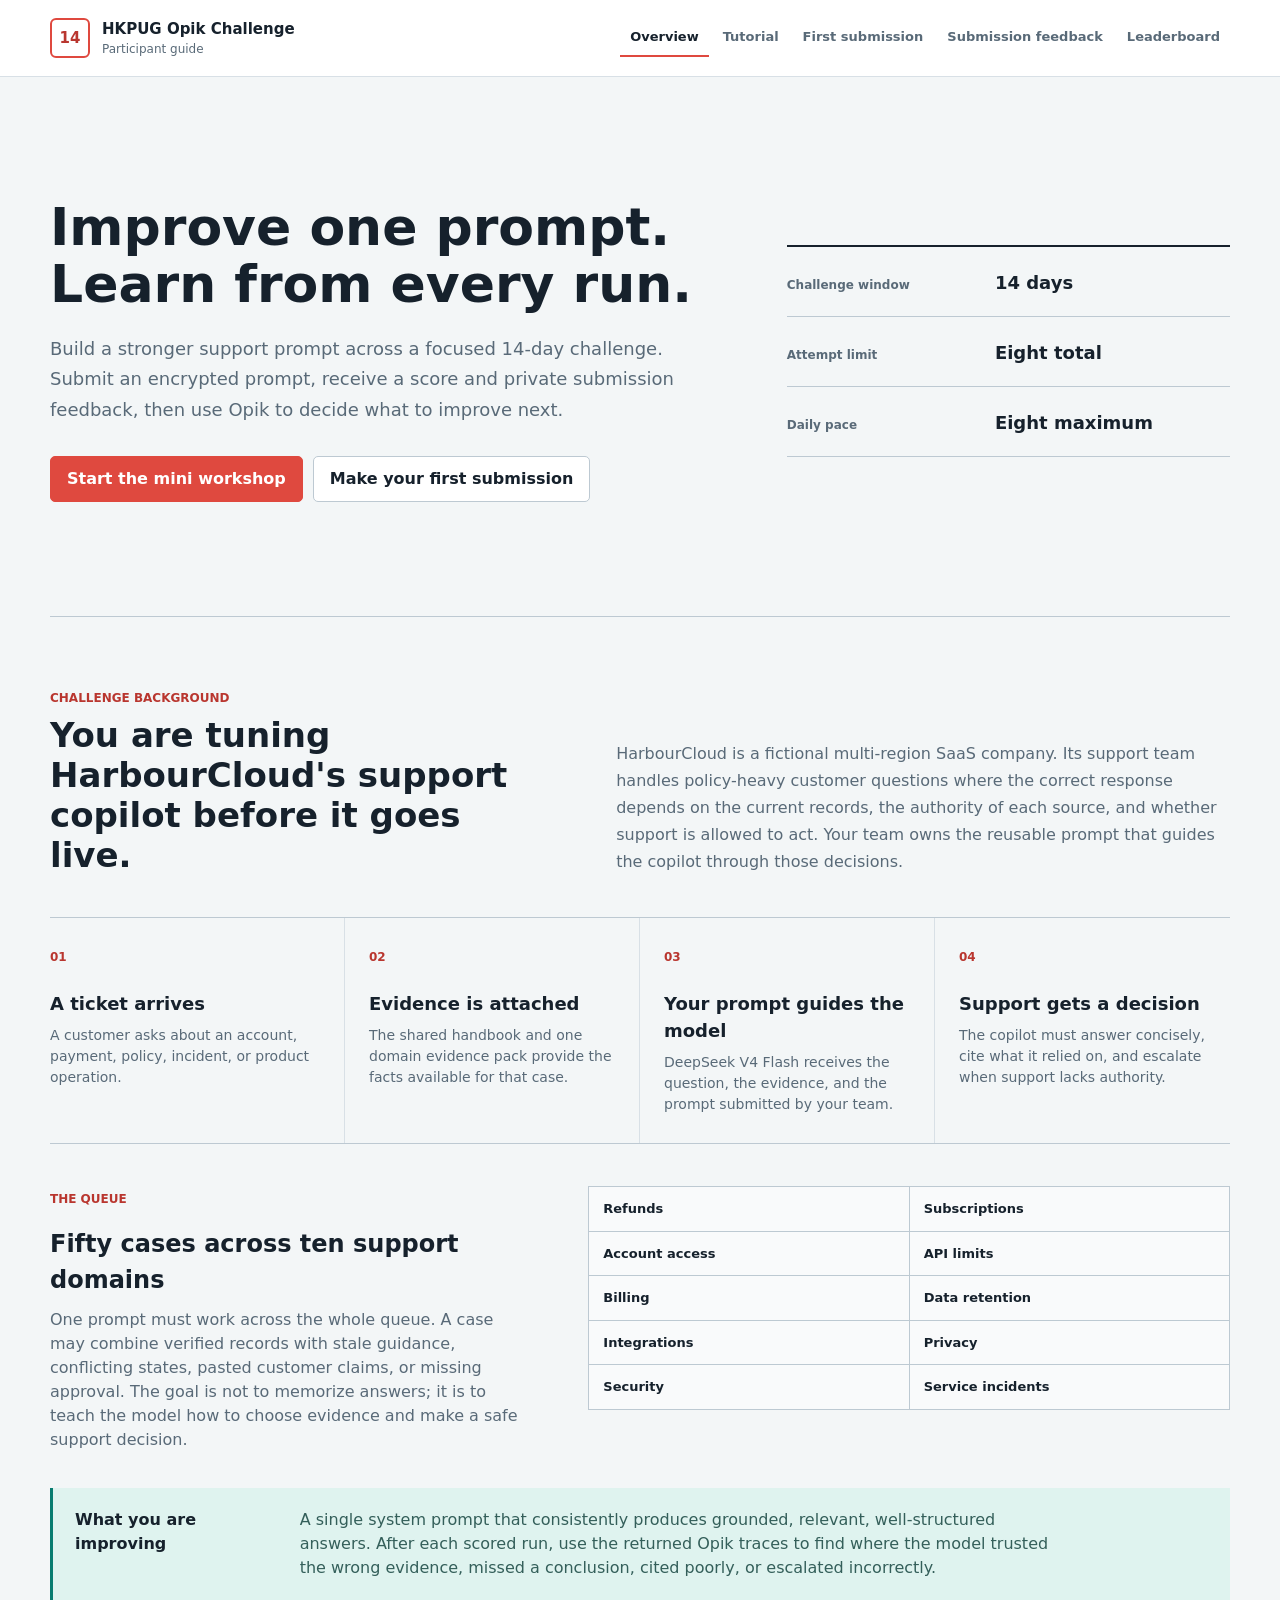
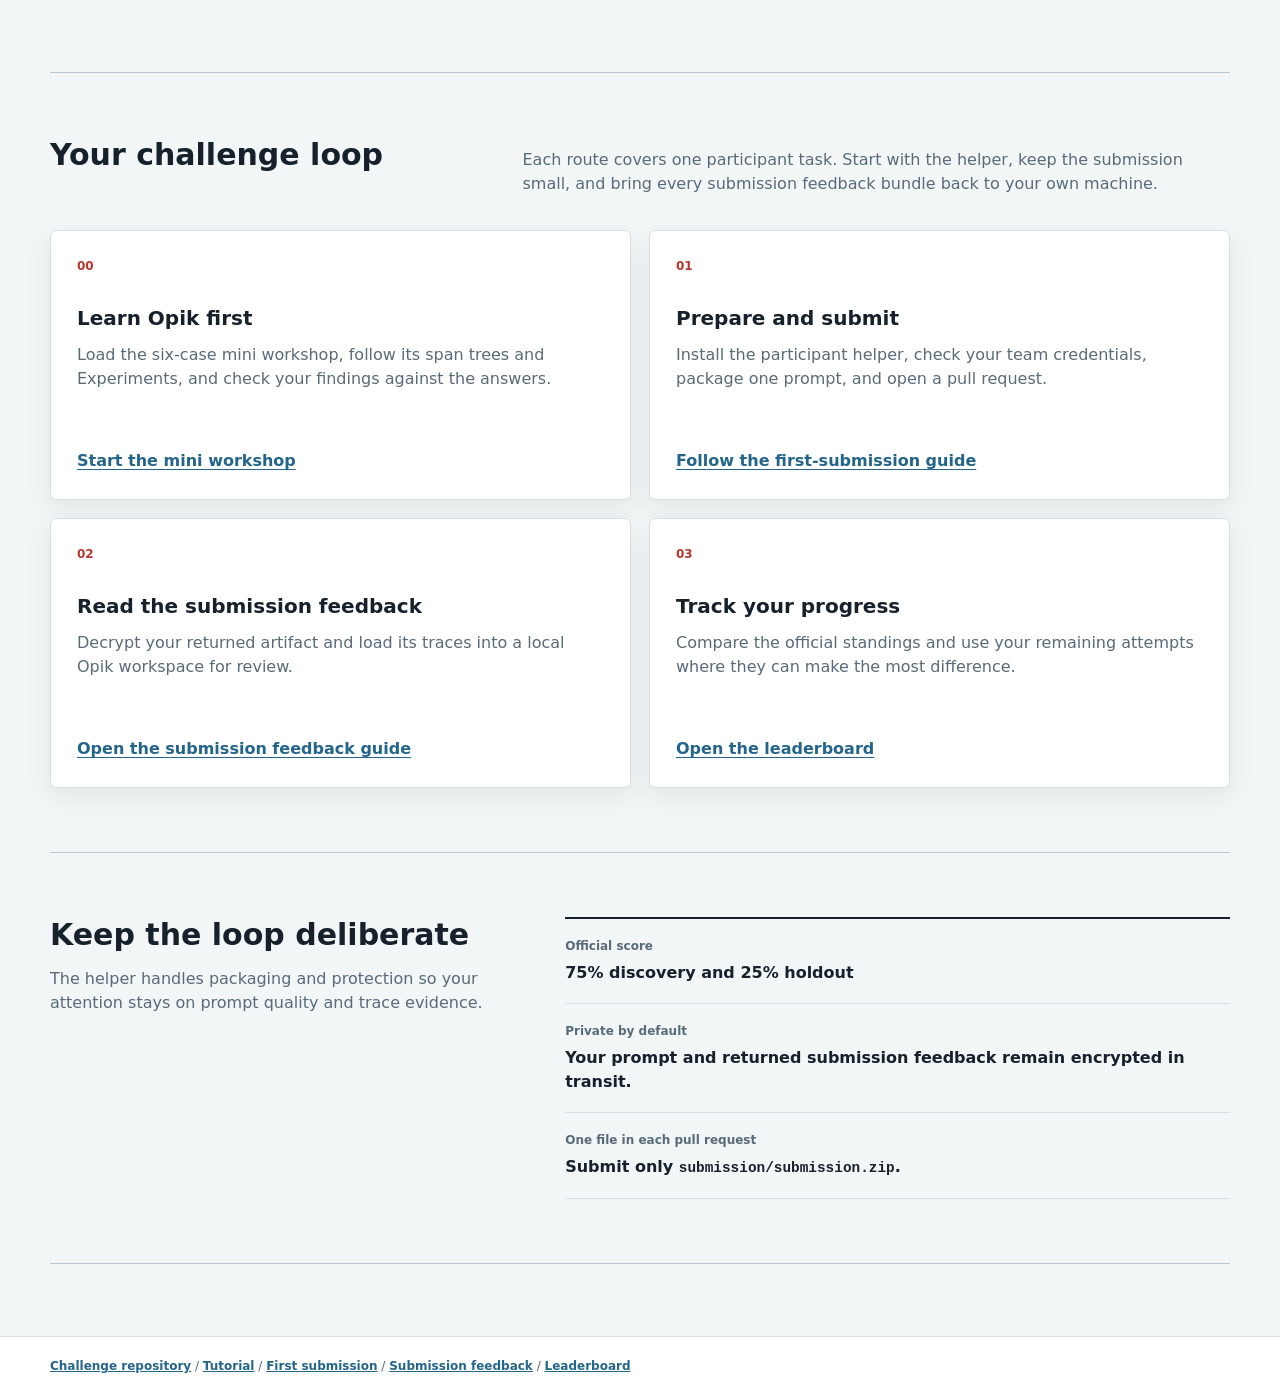
<file: .github/tournament/dashboard/index.html>
<!doctype html>
<html lang="en">
  <head>
    <meta charset="utf-8">
    <meta name="viewport" content="width=device-width, initial-scale=1">
    <meta name="description" content="Improve HarbourCloud's support copilot in the HKPUG Opik 14-Day Challenge.">
    <title>HKPUG Opik 14-Day Challenge | Overview</title>
    <link rel="icon" href="data:,">
    <link rel="stylesheet" href="styles.css">
  </head>
  <body>
    <a class="skip-link" href="#main-content">Skip to challenge overview</a>

    <header class="site-header participant-header">
      <div class="header-inner">
        <a class="brand" href="./" aria-label="HKPUG Opik Challenge overview">
          <span class="brand-mark" aria-hidden="true">14</span>
          <span>
            <strong>HKPUG Opik Challenge</strong>
            <small>Participant guide</small>
          </span>
        </a>
        <nav class="site-nav" aria-label="Challenge pages">
          <a href="./" aria-current="page">Overview</a>
          <a href="tutorial/">Tutorial</a>
          <a href="start/">First submission</a>
          <a href="submission-feedback/">Submission feedback</a>
          <a href="leaderboard/">Leaderboard</a>
        </nav>
      </div>
    </header>

    <main id="main-content" class="page-shell overview-shell" tabindex="-1">
      <section class="overview-hero" aria-labelledby="overview-title">
        <div class="overview-copy">
          <h1 id="overview-title">Improve one prompt. Learn from every run.</h1>
          <p>
            Build a stronger support prompt across a focused 14-day challenge. Submit an encrypted prompt, receive a score and private submission feedback, then use Opik to decide what to improve next.
          </p>
          <div class="manual-actions">
            <a class="button button-primary" href="tutorial/">Start the mini workshop</a>
            <a class="button" href="start/">Make your first submission</a>
          </div>
        </div>

        <dl class="overview-metrics" aria-label="Challenge limits and scoring">
          <div>
            <dt>Challenge window</dt>
            <dd>14 days</dd>
          </div>
          <div>
            <dt>Attempt limit</dt>
            <dd>Eight total</dd>
          </div>
          <div>
            <dt>Daily pace</dt>
            <dd>Eight maximum</dd>
          </div>
        </dl>
      </section>

      <section class="overview-section scenario-section" aria-labelledby="scenario-title">
        <div class="scenario-lead">
          <div>
            <p class="eyebrow">Challenge background</p>
            <h2 id="scenario-title">You are tuning HarbourCloud's support copilot before it goes live.</h2>
          </div>
          <p>
            HarbourCloud is a fictional multi-region SaaS company. Its support team handles policy-heavy customer questions where the correct response depends on the current records, the authority of each source, and whether support is allowed to act. Your team owns the reusable prompt that guides the copilot through those decisions.
          </p>
        </div>

        <ol class="scenario-flow" aria-label="How one support case is processed">
          <li>
            <span class="scenario-step" aria-hidden="true">01</span>
            <h3>A ticket arrives</h3>
            <p>A customer asks about an account, payment, policy, incident, or product operation.</p>
          </li>
          <li>
            <span class="scenario-step" aria-hidden="true">02</span>
            <h3>Evidence is attached</h3>
            <p>The shared handbook and one domain evidence pack provide the facts available for that case.</p>
          </li>
          <li>
            <span class="scenario-step" aria-hidden="true">03</span>
            <h3>Your prompt guides the model</h3>
            <p>DeepSeek V4 Flash receives the question, the evidence, and the prompt submitted by your team.</p>
          </li>
          <li>
            <span class="scenario-step" aria-hidden="true">04</span>
            <h3>Support gets a decision</h3>
            <p>The copilot must answer concisely, cite what it relied on, and escalate when support lacks authority.</p>
          </li>
        </ol>

        <div class="scenario-queue">
          <div class="scenario-queue-copy">
            <span class="section-number">THE QUEUE</span>
            <h3>Fifty cases across ten support domains</h3>
            <p>
              One prompt must work across the whole queue. A case may combine verified records with stale guidance, conflicting states, pasted customer claims, or missing approval. The goal is not to memorize answers; it is to teach the model how to choose evidence and make a safe support decision.
            </p>
          </div>
          <ul class="domain-list" aria-label="Support domains in the challenge">
            <li>Refunds</li>
            <li>Subscriptions</li>
            <li>Account access</li>
            <li>API limits</li>
            <li>Billing</li>
            <li>Data retention</li>
            <li>Integrations</li>
            <li>Privacy</li>
            <li>Security</li>
            <li>Service incidents</li>
          </ul>
        </div>

        <div class="scenario-pressure">
          <strong>What you are improving</strong>
          <p>
            A single system prompt that consistently produces grounded, relevant, well-structured answers. After each scored run, use the returned Opik traces to find where the model trusted the wrong evidence, missed a conclusion, cited poorly, or escalated incorrectly.
          </p>
        </div>
      </section>

      <section class="overview-section" aria-labelledby="loop-title">
        <div class="section-intro">
          <h2 id="loop-title">Your challenge loop</h2>
          <p>Each route covers one participant task. Start with the helper, keep the submission small, and bring every submission feedback bundle back to your own machine.</p>
        </div>

        <div class="route-grid route-grid-four">
          <article class="route-card">
            <span class="route-index" aria-hidden="true">00</span>
            <h3>Learn Opik first</h3>
            <p>Load the six-case mini workshop, follow its span trees and Experiments, and check your findings against the answers.</p>
            <a class="route-link" href="tutorial/">Start the mini workshop</a>
          </article>
          <article class="route-card">
            <span class="route-index" aria-hidden="true">01</span>
            <h3>Prepare and submit</h3>
            <p>Install the participant helper, check your team credentials, package one prompt, and open a pull request.</p>
            <a class="route-link" href="start/">Follow the first-submission guide</a>
          </article>
          <article class="route-card">
            <span class="route-index" aria-hidden="true">02</span>
            <h3>Read the submission feedback</h3>
            <p>Decrypt your returned artifact and load its traces into a local Opik workspace for review.</p>
            <a class="route-link" href="submission-feedback/">Open the submission feedback guide</a>
          </article>
          <article class="route-card">
            <span class="route-index" aria-hidden="true">03</span>
            <h3>Track your progress</h3>
            <p>Compare the official standings and use your remaining attempts where they can make the most difference.</p>
            <a class="route-link" href="leaderboard/">Open the leaderboard</a>
          </article>
        </div>
      </section>

      <section class="overview-section rules-layout" aria-labelledby="rules-title">
        <div class="section-intro compact-intro">
          <h2 id="rules-title">Keep the loop deliberate</h2>
          <p>The helper handles packaging and protection so your attention stays on prompt quality and trace evidence.</p>
        </div>
        <dl class="rules-list">
          <div>
            <dt>Official score</dt>
            <dd>75% discovery and 25% holdout</dd>
          </div>
          <div>
            <dt>Private by default</dt>
            <dd>Your prompt and returned submission feedback remain encrypted in transit.</dd>
          </div>
          <div>
            <dt>One file in each pull request</dt>
            <dd>Submit only <code>submission/submission.zip</code>.</dd>
          </div>
        </dl>
      </section>
    </main>

    <footer>
      <p>
        <a href="https://github.com/alex-au-922/hkpug-opik-14-days-challenge">Challenge repository</a>
        <span aria-hidden="true"> / </span>
        <a href="tutorial/">Tutorial</a>
        <span aria-hidden="true"> / </span>
        <a href="start/">First submission</a>
        <span aria-hidden="true"> / </span>
        <a href="submission-feedback/">Submission feedback</a>
        <span aria-hidden="true"> / </span>
        <a href="leaderboard/">Leaderboard</a>
      </p>
    </footer>
  </body>
</html>
</file>
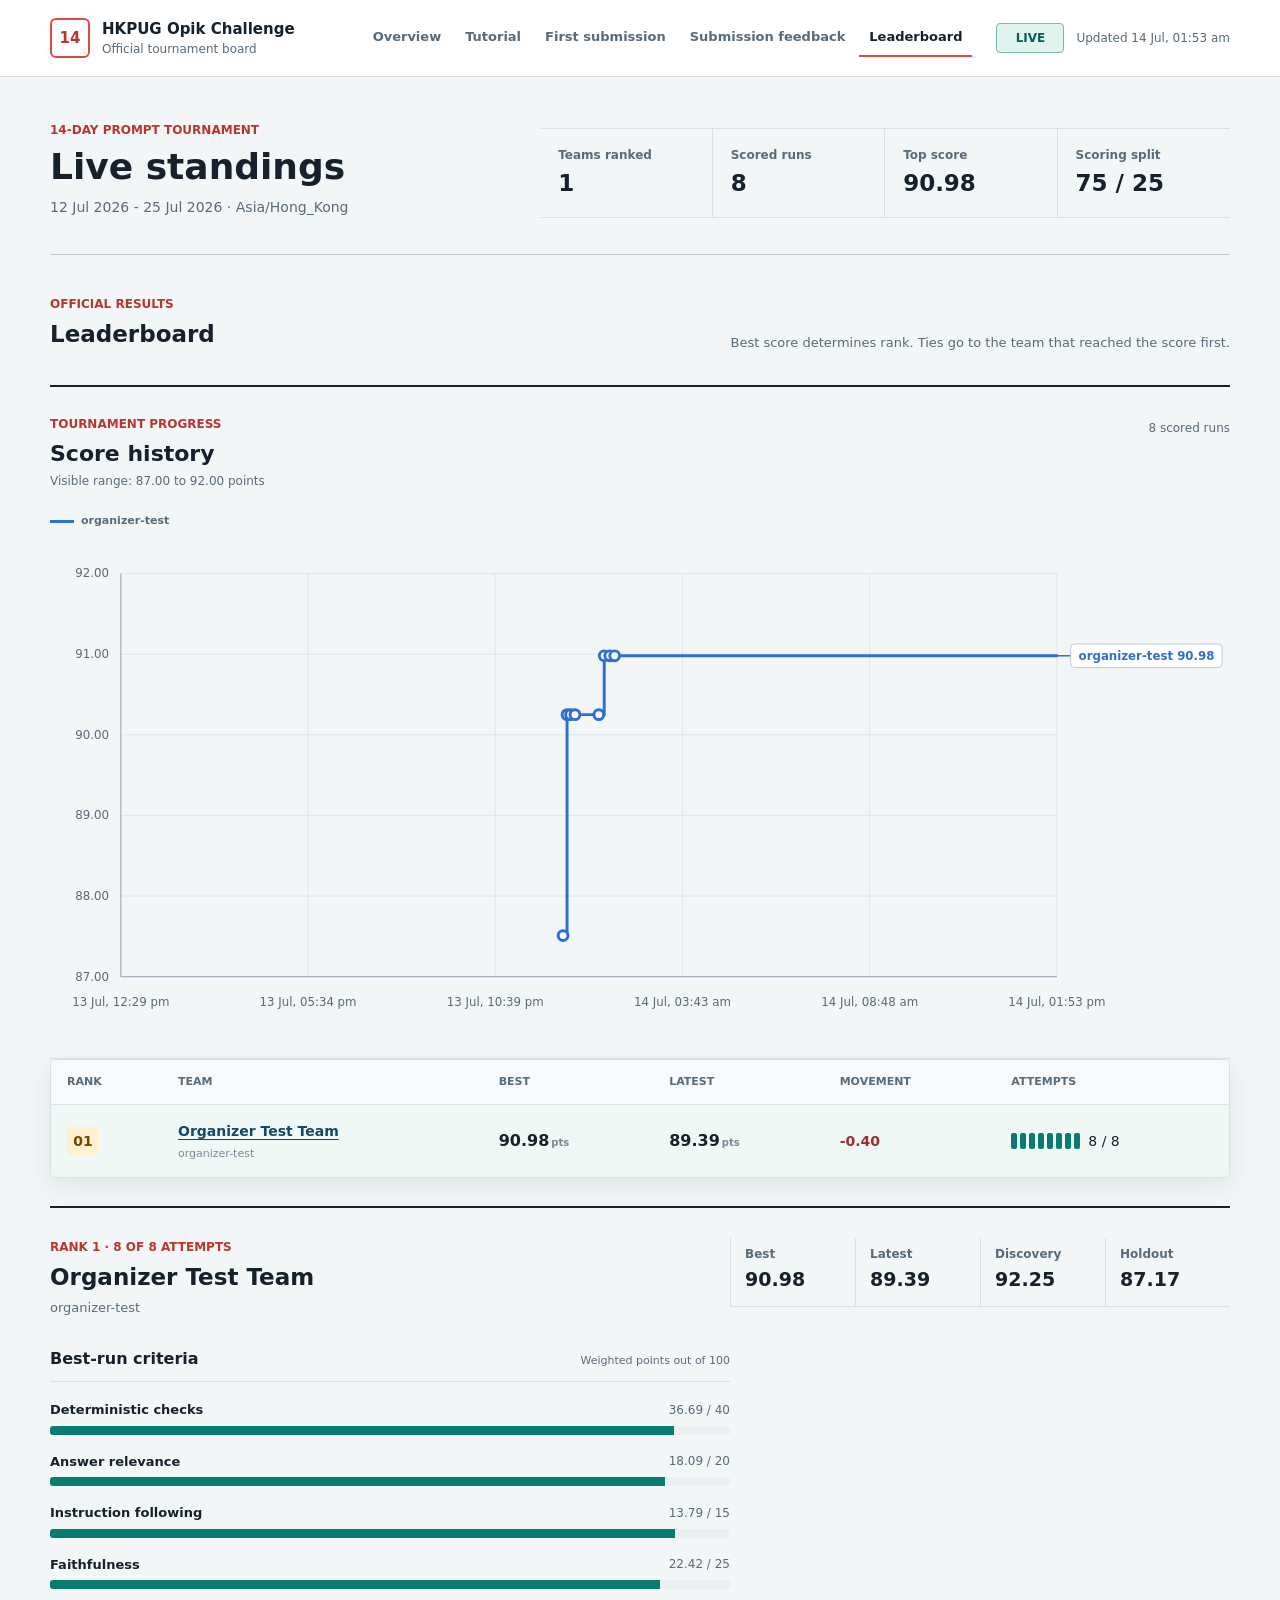
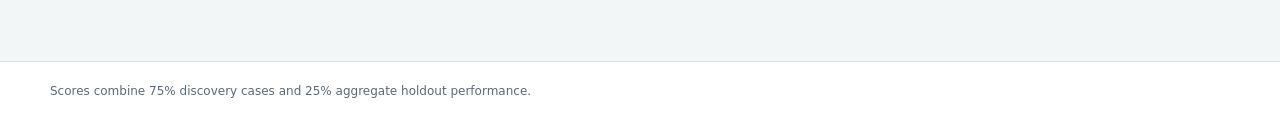
<file: .github/tournament/dashboard/leaderboard/index.html>
<!doctype html>
<html lang="en">
  <head>
    <meta charset="utf-8">
    <meta name="viewport" content="width=device-width, initial-scale=1">
    <meta name="description" content="Official scores for the HKPUG Opik 14-Day Challenge.">
    <title>HKPUG Opik Challenge | Standings</title>
    <link rel="icon" href="data:,">
    <link rel="stylesheet" href="../styles.css">
    <script src="app.js?v=10" defer></script>
  </head>
  <body>
    <a class="skip-link" href="#main-content">Skip to standings</a>

    <header class="site-header">
      <div class="header-inner">
        <a class="brand" href="../" aria-label="HKPUG Opik Challenge manual">
          <span class="brand-mark" aria-hidden="true">14</span>
          <span>
            <strong>HKPUG Opik Challenge</strong>
            <small>Official tournament board</small>
          </span>
        </a>
        <div class="header-actions">
          <nav class="site-nav" aria-label="Challenge pages">
            <a href="../">Overview</a>
            <a href="../tutorial/">Tutorial</a>
            <a href="../start/">First submission</a>
            <a href="../submission-feedback/">Submission feedback</a>
            <a href="./" aria-current="page">Leaderboard</a>
          </nav>
          <div class="header-state">
            <span id="challenge-status" class="status-badge" role="status">Loading</span>
            <span id="last-updated" class="updated-at">Fetching scores...</span>
          </div>
        </div>
      </div>
    </header>

    <main id="main-content" class="page-shell" tabindex="-1">
      <section class="challenge-overview" aria-labelledby="page-title">
        <div class="title-block">
          <p class="eyebrow">14-day prompt tournament</p>
          <h1 id="page-title">Live standings</h1>
          <p id="challenge-dates" class="challenge-dates">Challenge schedule loading...</p>
        </div>

        <dl class="summary-grid" aria-label="Tournament summary">
          <div>
            <dt>Teams ranked</dt>
            <dd id="team-count">-</dd>
          </div>
          <div>
            <dt>Scored runs</dt>
            <dd id="run-count">-</dd>
          </div>
          <div>
            <dt>Top score</dt>
            <dd id="top-score">-</dd>
          </div>
          <div>
            <dt>Scoring split</dt>
            <dd id="score-weights">75 / 25</dd>
          </div>
        </dl>
      </section>

      <section class="standings" aria-labelledby="standings-title">
        <div class="section-heading">
          <div>
            <p class="eyebrow">Official results</p>
            <h2 id="standings-title">Leaderboard</h2>
          </div>
          <p>Best score determines rank. Ties go to the team that reached the score first.</p>
        </div>

        <div id="loading-state" class="message-state" role="status" aria-live="polite">
          <span class="loading-indicator" aria-hidden="true"></span>
          <div>
            <strong>Loading standings</strong>
            <p>Reading the latest published scores.</p>
          </div>
        </div>

        <div id="error-state" class="message-state error-state" role="alert" hidden>
          <span class="state-icon" aria-hidden="true">!</span>
          <div>
            <strong>Leaderboard data could not be loaded</strong>
            <p>Refresh the page in a moment. Published scores remain unchanged.</p>
          </div>
        </div>

        <div id="empty-state" class="message-state empty-state" aria-live="polite" hidden>
          <span class="state-icon" aria-hidden="true">0</span>
          <div>
            <strong>No scored attempts yet</strong>
            <p>The first completed tournament run will appear here automatically.</p>
          </div>
        </div>

        <div id="dashboard-content" hidden>
          <section class="score-history-panel" aria-labelledby="score-history-title">
            <div class="score-history-heading">
              <div>
                <p class="eyebrow">Tournament progress</p>
                <h2 id="score-history-title">Score history</h2>
                <p id="score-history-range" class="score-history-range">No score range yet</p>
              </div>
              <span id="score-history-submissions" class="score-history-submissions">
                0 scored runs
              </span>
            </div>
            <div id="score-history-legend" class="score-history-legend"></div>
            <div class="score-history-viewport" tabindex="0" aria-label="Scrollable score history chart">
              <svg
                id="score-history-chart"
                class="score-history-chart"
                viewBox="0 0 1200 500"
                role="img"
                aria-labelledby="score-history-svg-title score-history-svg-description"
                hidden
              >
                <title id="score-history-svg-title">Official score history by team</title>
                <desc id="score-history-svg-description">
                  Step lines show each team's highest official score reached so far.
                </desc>
              </svg>
              <p id="score-history-empty" class="score-history-empty">
                Score history appears after the first scored run.
              </p>
            </div>
          </section>

          <div class="table-shell" tabindex="0" aria-label="Scrollable leaderboard table">
            <table>
              <caption>
                Official team rank, best and latest scores, score movement, and attempts used.
              </caption>
              <thead>
                <tr>
                  <th scope="col">Rank</th>
                  <th scope="col">Team</th>
                  <th scope="col">Best</th>
                  <th scope="col">Latest</th>
                  <th scope="col">Movement</th>
                  <th scope="col">Attempts</th>
                </tr>
              </thead>
              <tbody id="leaderboard-body"></tbody>
            </table>
          </div>

          <section id="team-detail" class="team-detail" aria-labelledby="team-detail-title" tabindex="-1">
            <div class="detail-heading">
              <div>
                <p id="team-rank" class="eyebrow">Rank -</p>
                <h2 id="team-detail-title">Team performance</h2>
                <p id="team-identifier" class="team-identifier"></p>
              </div>
              <dl class="score-strip" aria-label="Selected team scores">
                <div>
                  <dt>Best</dt>
                  <dd id="detail-best">-</dd>
                </div>
                <div>
                  <dt>Latest</dt>
                  <dd id="detail-latest">-</dd>
                </div>
                <div>
                  <dt>Discovery</dt>
                  <dd id="detail-discovery">-</dd>
                </div>
                <div>
                  <dt>Holdout</dt>
                  <dd id="detail-holdout">-</dd>
                </div>
              </dl>
            </div>

            <div class="detail-grid">
              <section class="criteria-panel" aria-labelledby="criteria-title">
                <div class="panel-heading">
                  <h3 id="criteria-title">Best-run criteria</h3>
                  <span>Weighted points out of 100</span>
                </div>
                <div id="criterion-breakdown" class="criterion-breakdown"></div>
              </section>
            </div>
          </section>
        </div>

        <p id="screen-reader-status" class="visually-hidden" aria-live="polite"></p>
      </section>
    </main>

    <footer>
      <p>Scores combine 75% discovery cases and 25% aggregate holdout performance.</p>
    </footer>
  </body>
</html>
</file>
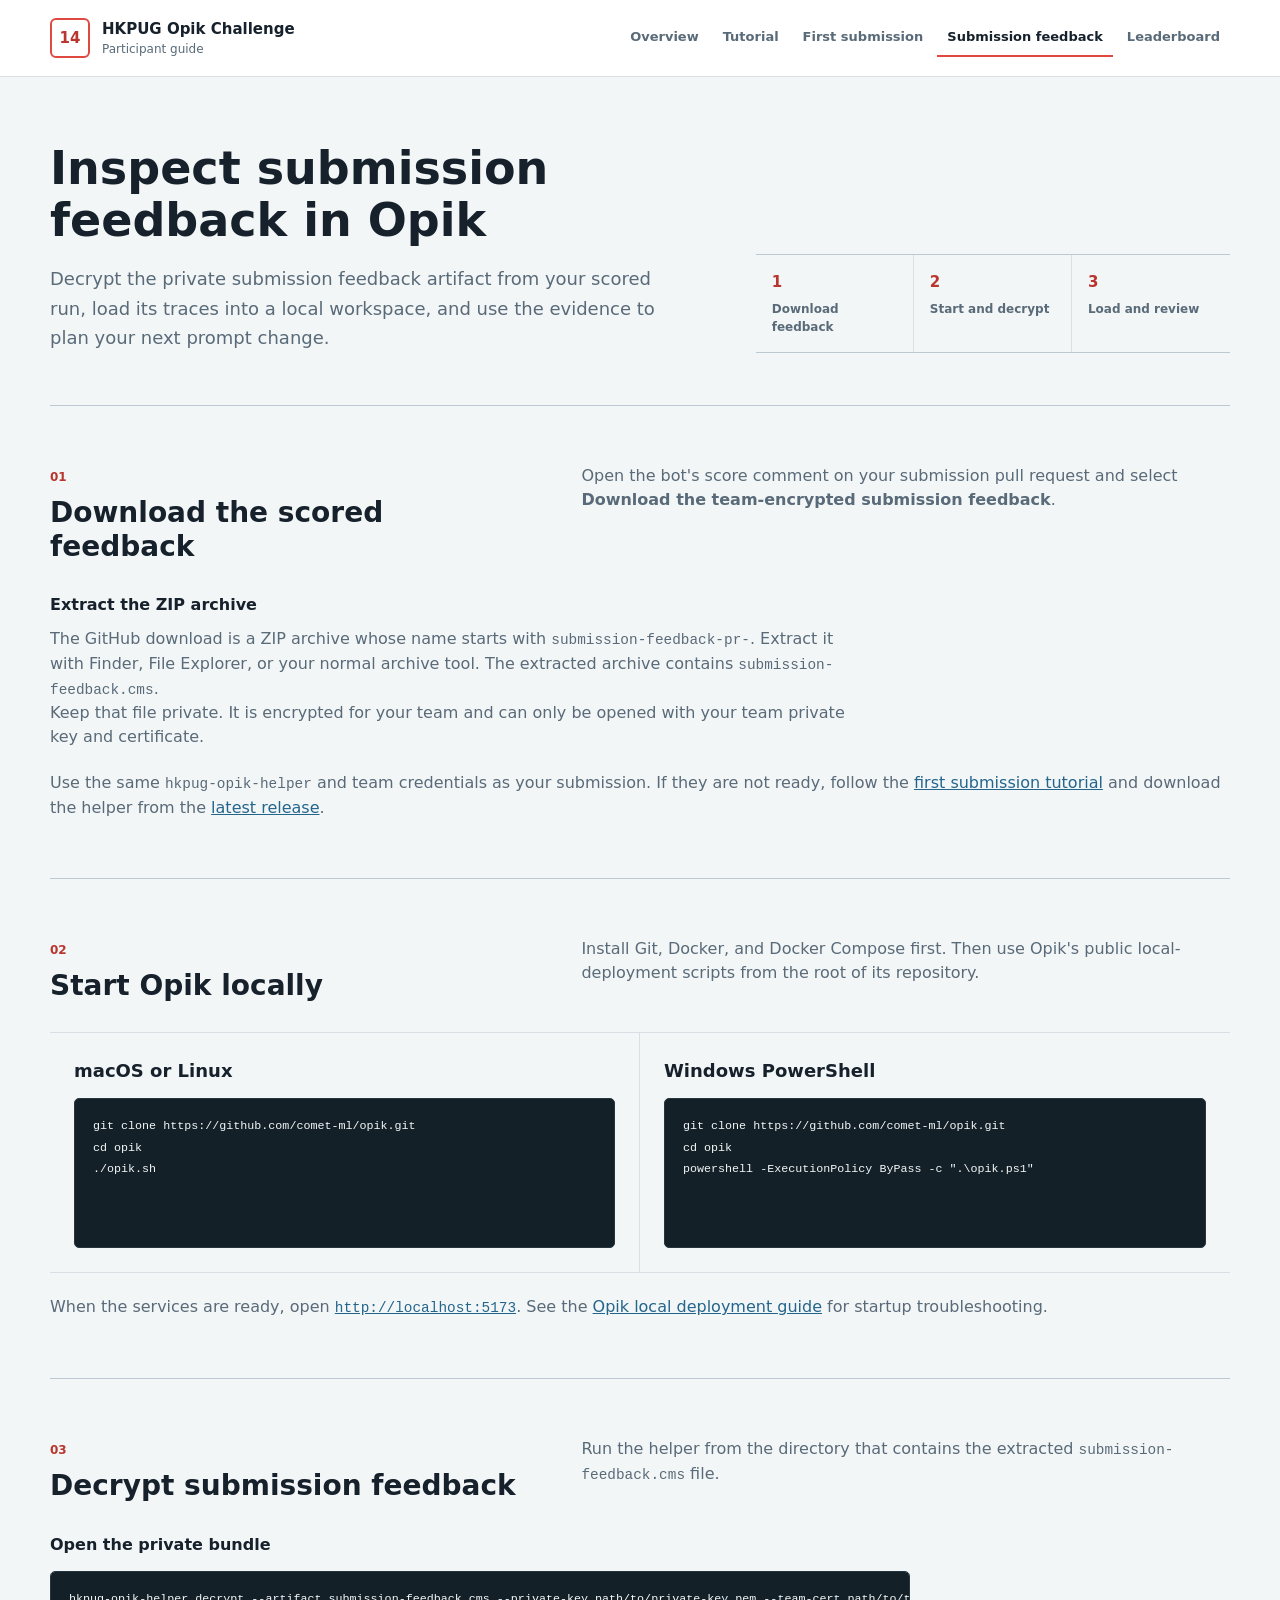
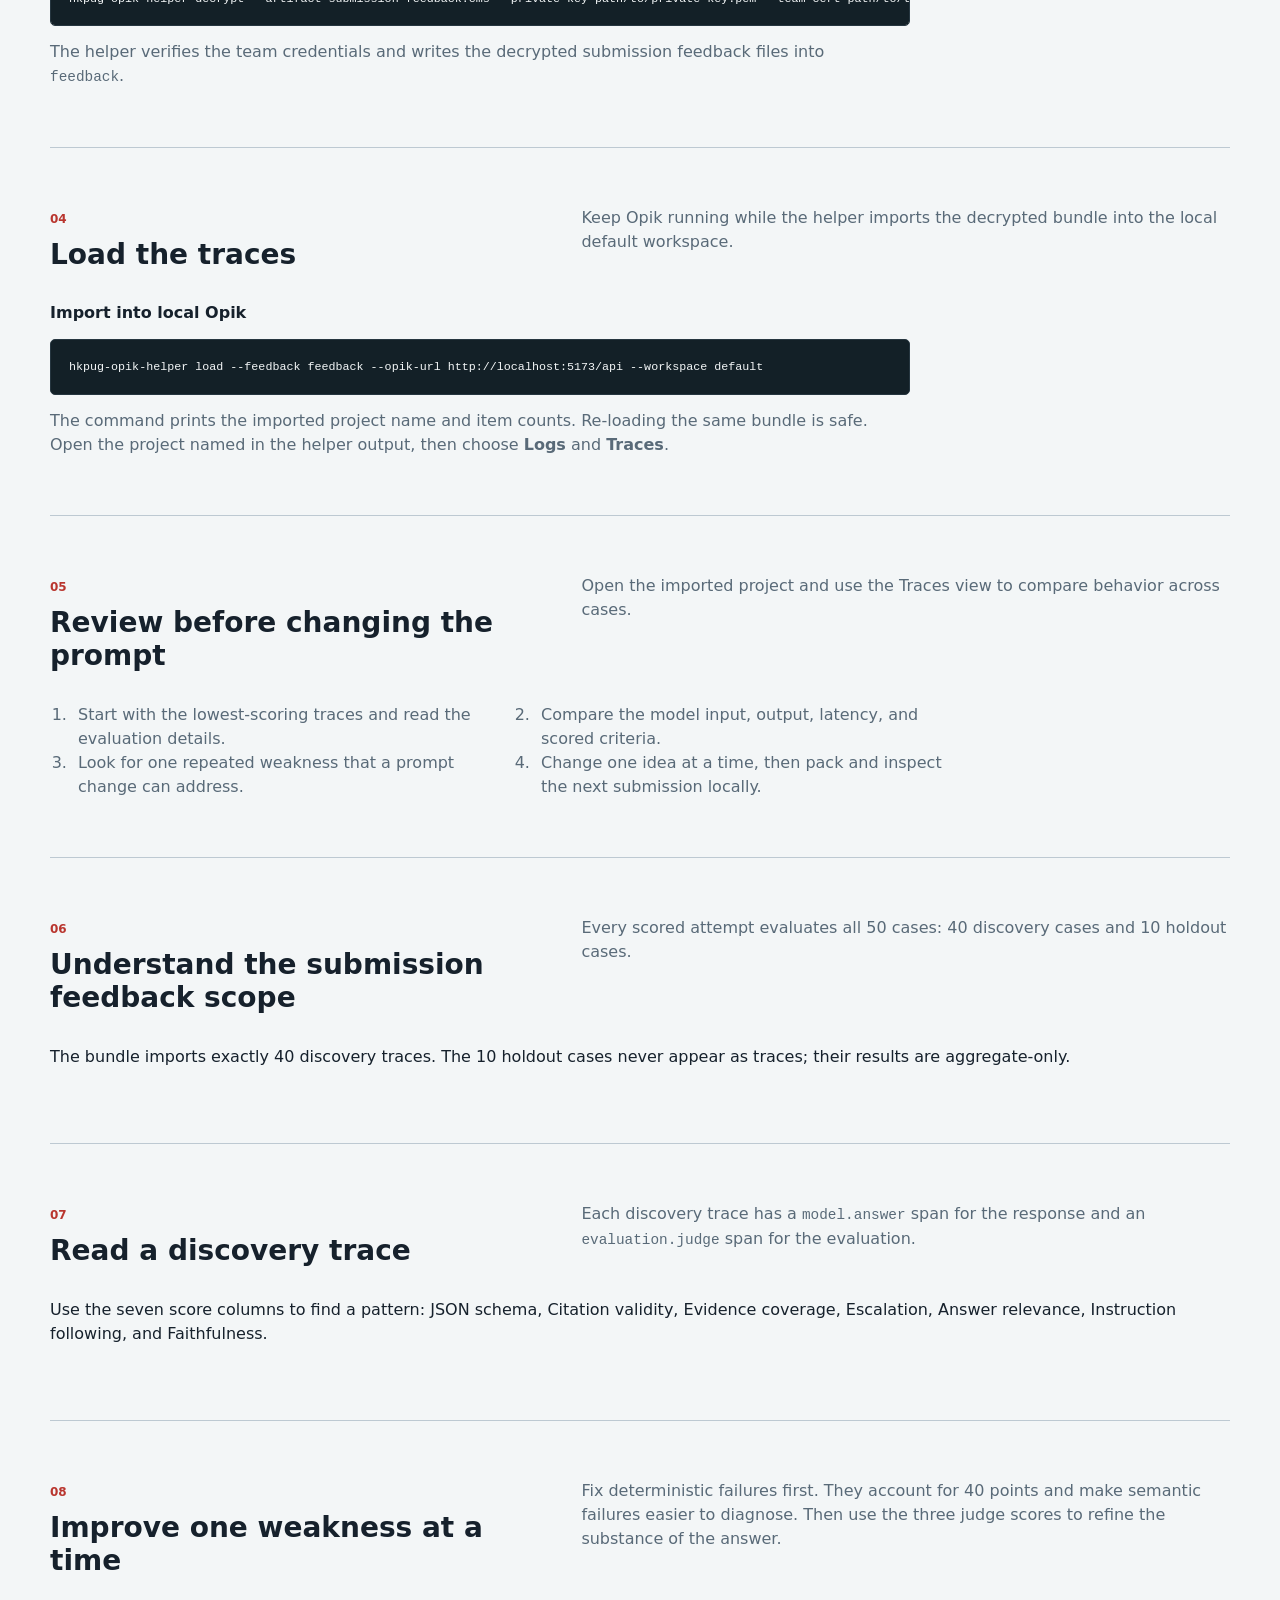
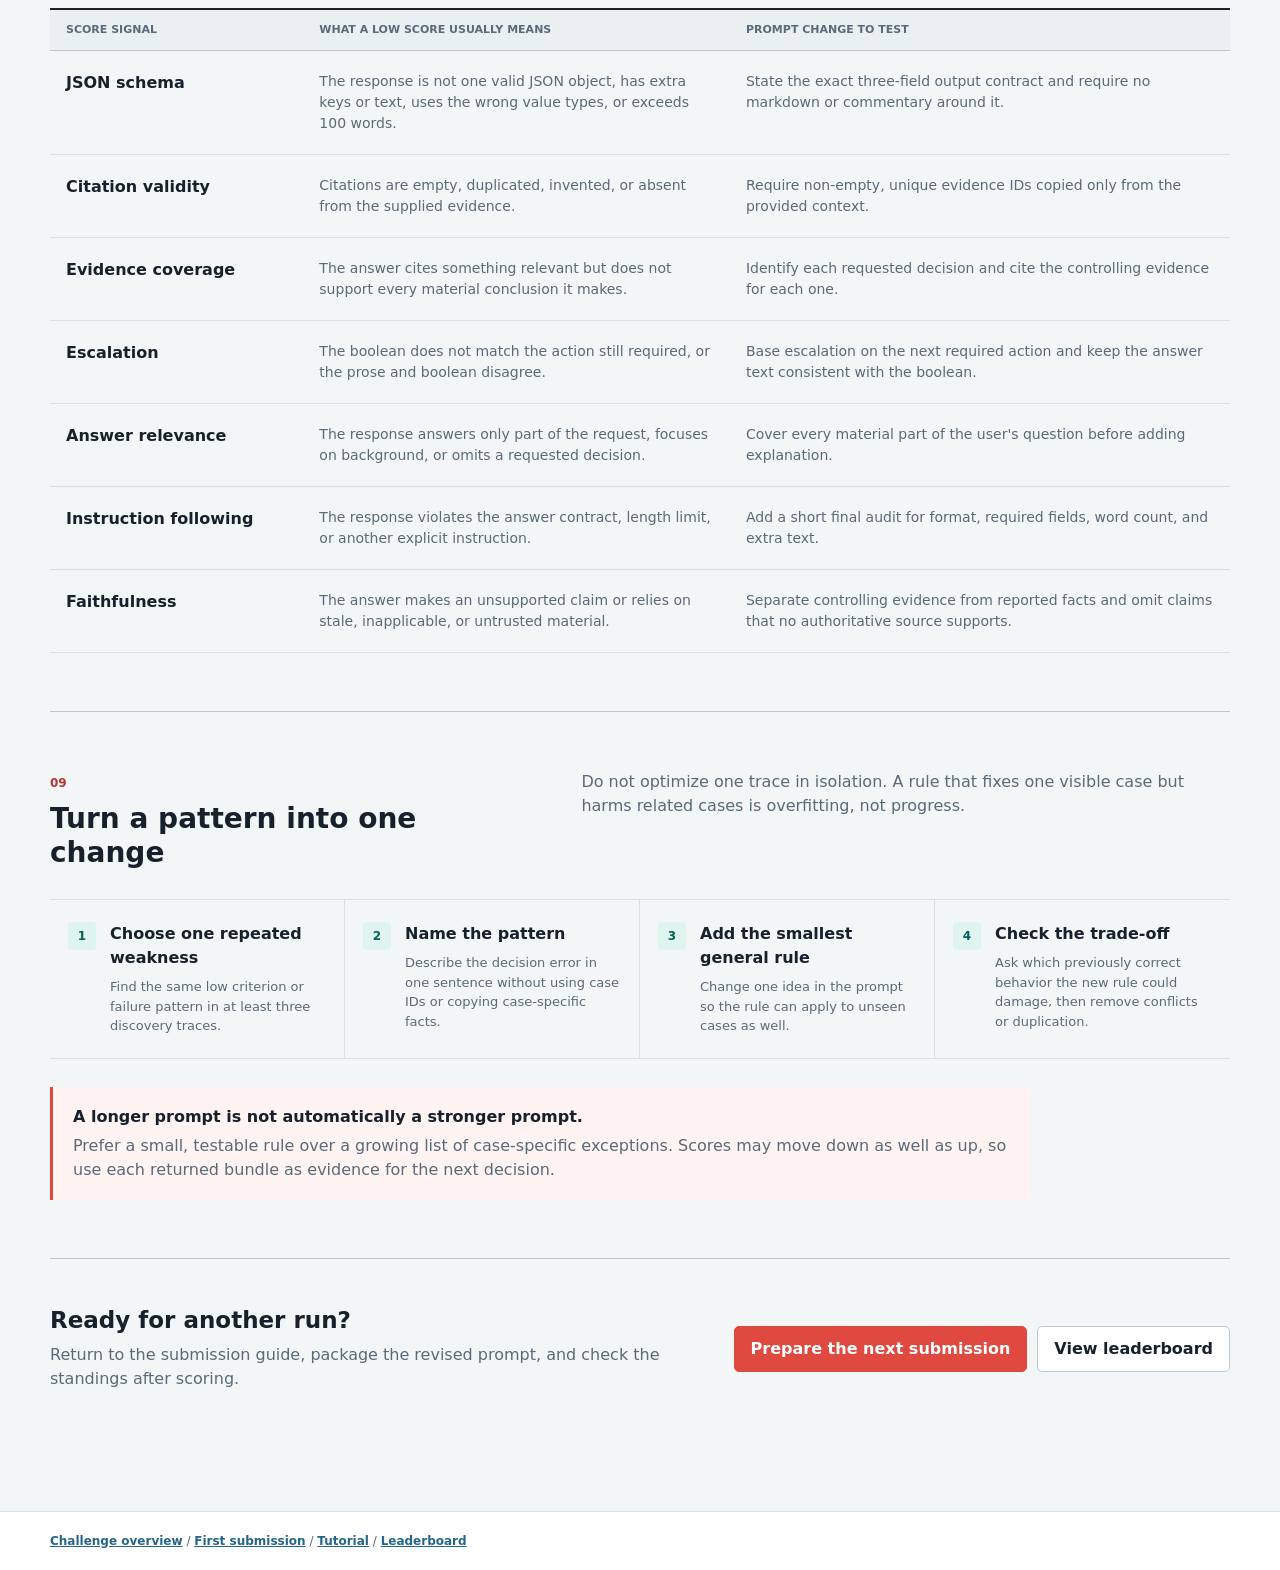
<file: .github/tournament/dashboard/opik/index.html>
<!doctype html>
<html lang="en">
  <head>
    <meta charset="utf-8">
    <meta name="viewport" content="width=device-width, initial-scale=1">
    <meta name="robots" content="noindex">
    <title>Submission Feedback | HKPUG Opik Challenge</title>
    <link rel="canonical" href="../submission-feedback/">
    <script>
      location.replace("../submission-feedback/" + location.search + location.hash);
    </script>
  </head>
  <body>
    <main>
      <p>This page has moved. <a href="../submission-feedback/">Continue to the submission feedback guide</a>.</p>
    </main>
  </body>
</html>
</file>
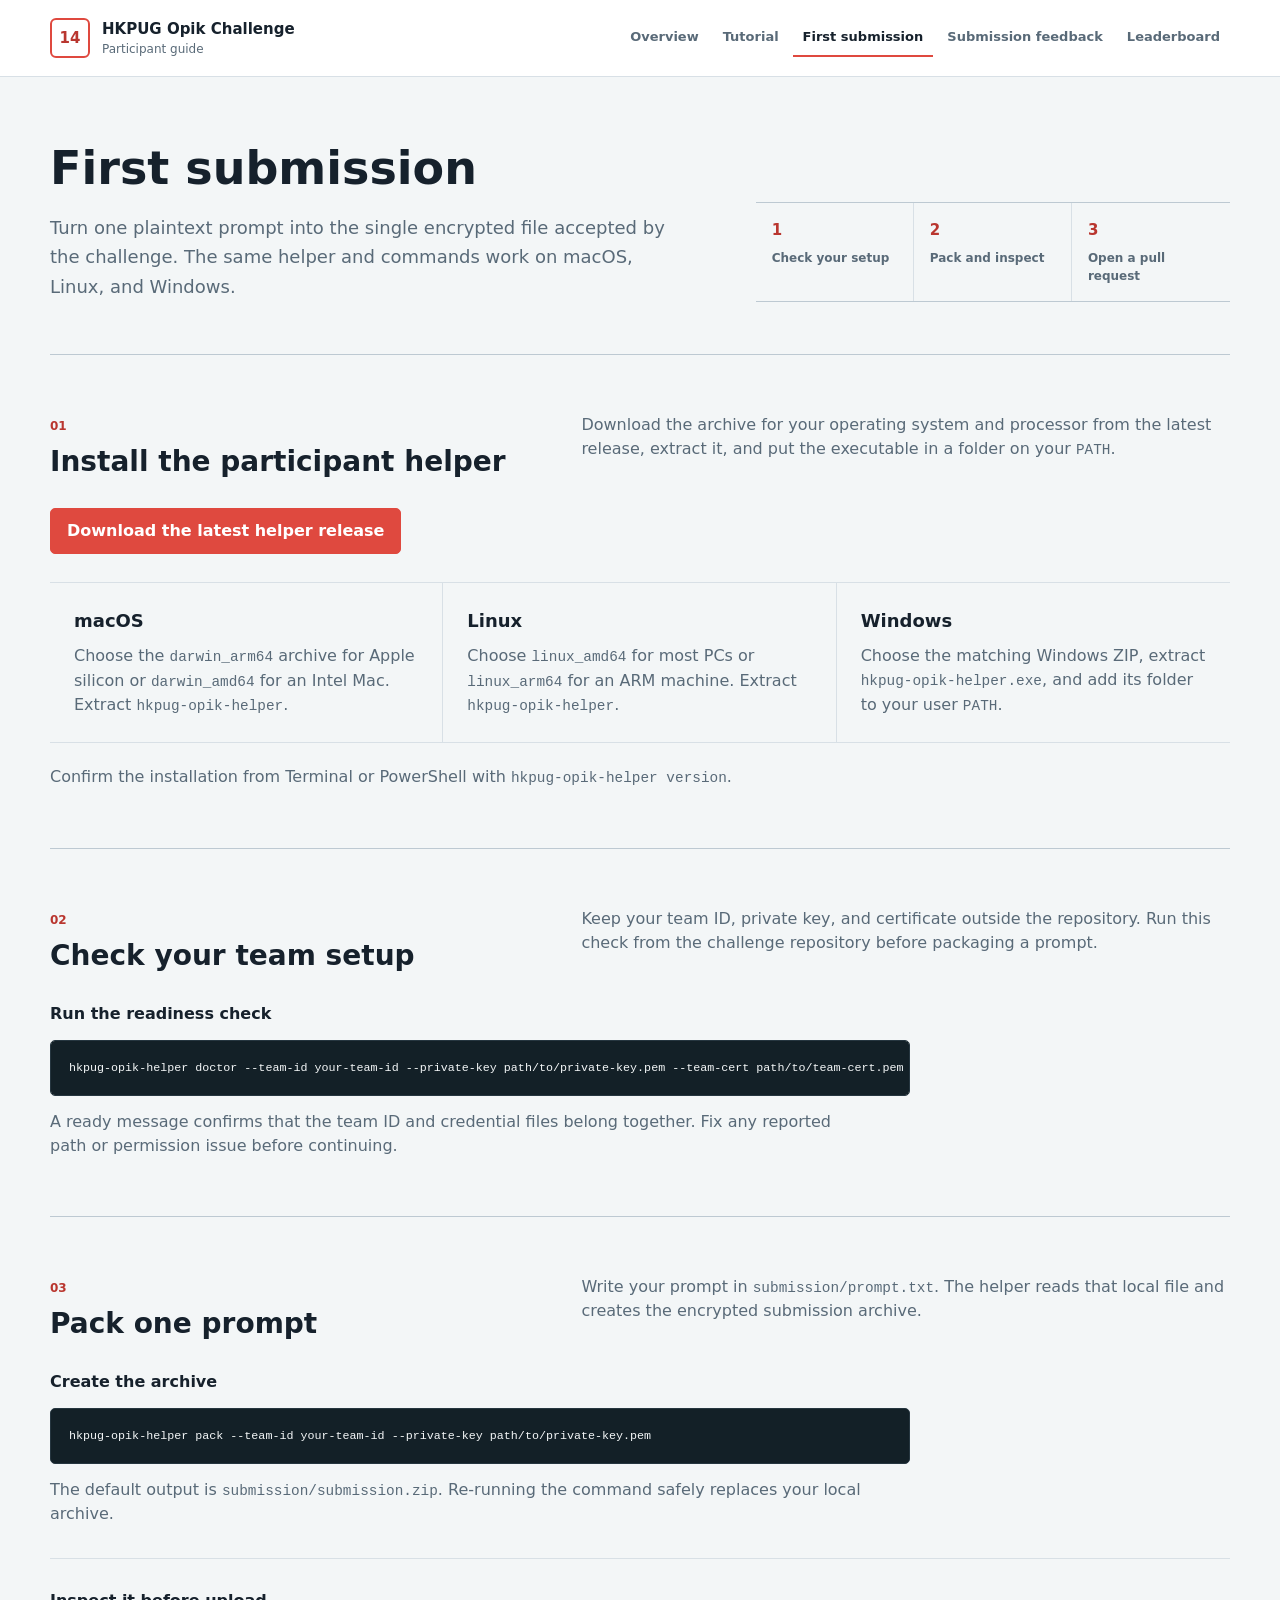
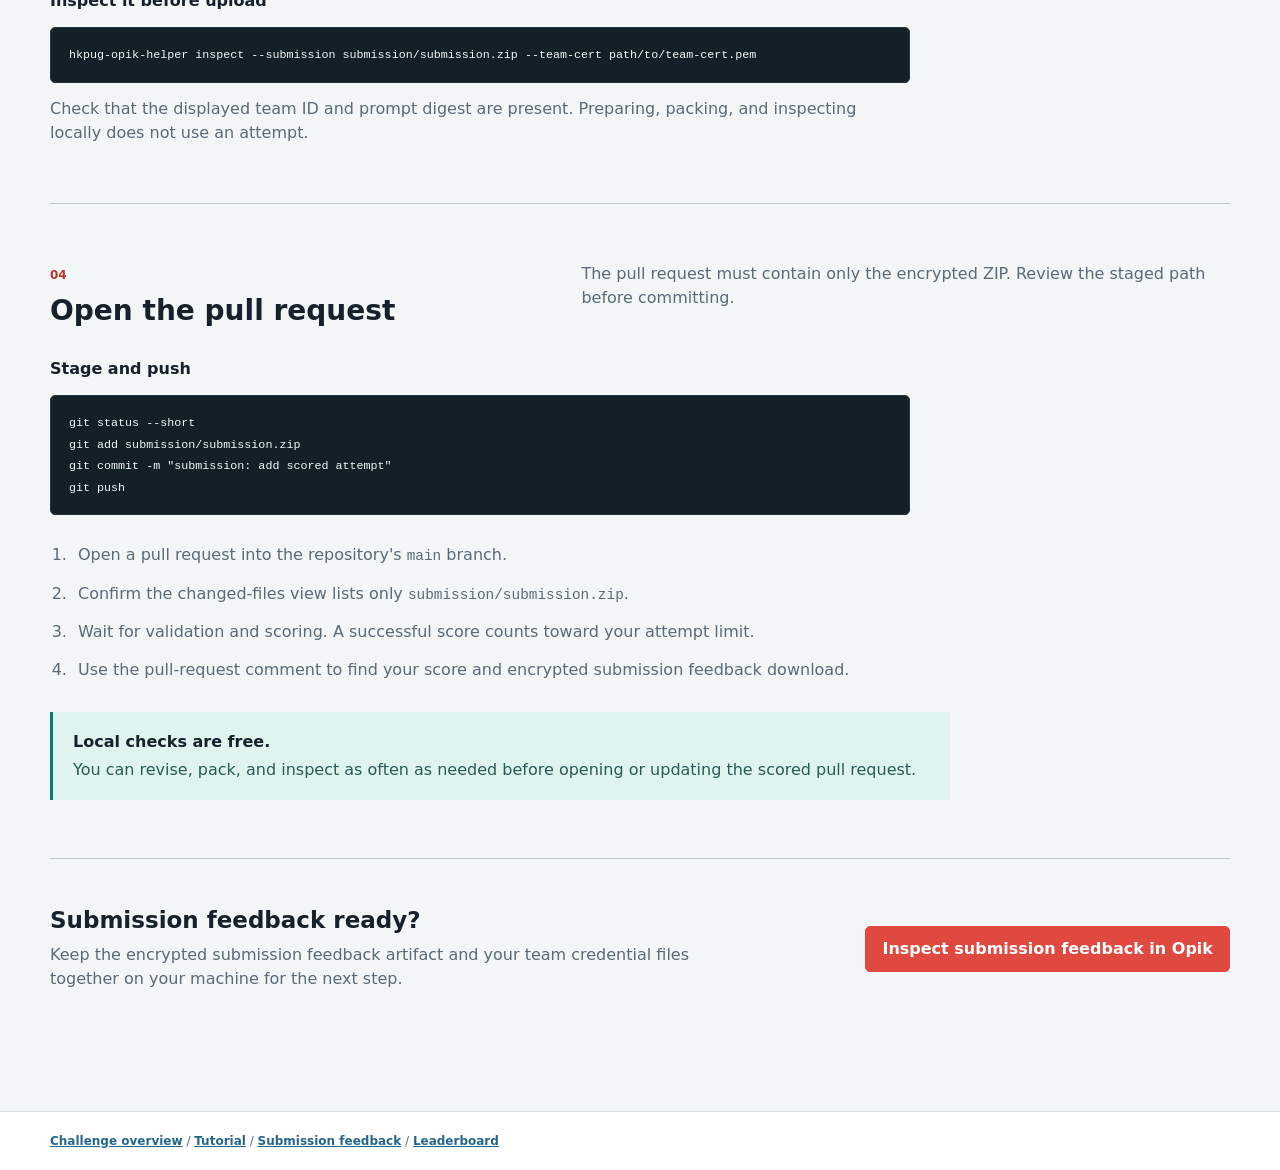
<file: .github/tournament/dashboard/start/index.html>
<!doctype html>
<html lang="en">
  <head>
    <meta charset="utf-8">
    <meta name="viewport" content="width=device-width, initial-scale=1">
    <meta name="description" content="Cross-platform first-submission guide for the HKPUG Opik 14-Day Challenge.">
    <title>First Submission | HKPUG Opik Challenge</title>
    <link rel="icon" href="data:,">
    <link rel="stylesheet" href="../styles.css">
  </head>
  <body>
    <a class="skip-link" href="#main-content">Skip to first-submission steps</a>

    <header class="site-header participant-header">
      <div class="header-inner">
        <a class="brand" href="../" aria-label="HKPUG Opik Challenge overview">
          <span class="brand-mark" aria-hidden="true">14</span>
          <span>
            <strong>HKPUG Opik Challenge</strong>
            <small>Participant guide</small>
          </span>
        </a>
        <nav class="site-nav" aria-label="Challenge pages">
          <a href="../">Overview</a>
          <a href="../tutorial/">Tutorial</a>
          <a href="./" aria-current="page">First submission</a>
          <a href="../submission-feedback/">Submission feedback</a>
          <a href="../leaderboard/">Leaderboard</a>
        </nav>
      </div>
    </header>

    <main id="main-content" class="page-shell tutorial-shell" tabindex="-1">
      <section class="tutorial-hero" aria-labelledby="tutorial-title">
        <div>
          <h1 id="tutorial-title">First submission</h1>
          <p class="tutorial-lede">
            Turn one plaintext prompt into the single encrypted file accepted by the challenge. The same helper and commands work on macOS, Linux, and Windows.
          </p>
        </div>
        <ol class="tutorial-progress" aria-label="Submission stages">
          <li><span>1</span>Check your setup</li>
          <li><span>2</span>Pack and inspect</li>
          <li><span>3</span>Open a pull request</li>
        </ol>
      </section>

      <section class="tutorial-section" aria-labelledby="download-title">
        <div class="tutorial-section-header">
          <div>
            <span class="section-number" aria-hidden="true">01</span>
            <h2 id="download-title">Install the participant helper</h2>
          </div>
          <p>Download the archive for your operating system and processor from the latest release, extract it, and put the executable in a folder on your <code>PATH</code>.</p>
        </div>

        <p class="release-action">
          <a class="button button-primary" href="https://github.com/alex-au-922/hkpug-opik-14-days-challenge/releases/latest">Download the latest helper release</a>
        </p>

        <div class="platform-list">
          <article>
            <h3>macOS</h3>
            <p>Choose the <code>darwin_arm64</code> archive for Apple silicon or <code>darwin_amd64</code> for an Intel Mac. Extract <code>hkpug-opik-helper</code>.</p>
          </article>
          <article>
            <h3>Linux</h3>
            <p>Choose <code>linux_amd64</code> for most PCs or <code>linux_arm64</code> for an ARM machine. Extract <code>hkpug-opik-helper</code>.</p>
          </article>
          <article>
            <h3>Windows</h3>
            <p>Choose the matching Windows ZIP, extract <code>hkpug-opik-helper.exe</code>, and add its folder to your user <code>PATH</code>.</p>
          </article>
        </div>
        <p class="command-note">Confirm the installation from Terminal or PowerShell with <code>hkpug-opik-helper version</code>.</p>
      </section>

      <section class="tutorial-section" aria-labelledby="prepare-title">
        <div class="tutorial-section-header">
          <div>
            <span class="section-number" aria-hidden="true">02</span>
            <h2 id="prepare-title">Check your team setup</h2>
          </div>
          <p>Keep your team ID, private key, and certificate outside the repository. Run this check from the challenge repository before packaging a prompt.</p>
        </div>

        <div class="command-step">
          <h3>Run the readiness check</h3>
          <pre><code>hkpug-opik-helper doctor --team-id your-team-id --private-key path/to/private-key.pem --team-cert path/to/team-cert.pem</code></pre>
          <p>A ready message confirms that the team ID and credential files belong together. Fix any reported path or permission issue before continuing.</p>
        </div>
      </section>

      <section class="tutorial-section" aria-labelledby="pack-title">
        <div class="tutorial-section-header">
          <div>
            <span class="section-number" aria-hidden="true">03</span>
            <h2 id="pack-title">Pack one prompt</h2>
          </div>
          <p>Write your prompt in <code>submission/prompt.txt</code>. The helper reads that local file and creates the encrypted submission archive.</p>
        </div>

        <div class="command-step">
          <h3>Create the archive</h3>
          <pre><code>hkpug-opik-helper pack --team-id your-team-id --private-key path/to/private-key.pem</code></pre>
          <p>The default output is <code>submission/submission.zip</code>. Re-running the command safely replaces your local archive.</p>
        </div>

        <div class="command-step">
          <h3>Inspect it before upload</h3>
          <pre><code>hkpug-opik-helper inspect --submission submission/submission.zip --team-cert path/to/team-cert.pem</code></pre>
          <p>Check that the displayed team ID and prompt digest are present. Preparing, packing, and inspecting locally does not use an attempt.</p>
        </div>
      </section>

      <section class="tutorial-section" aria-labelledby="submit-title">
        <div class="tutorial-section-header">
          <div>
            <span class="section-number" aria-hidden="true">04</span>
            <h2 id="submit-title">Open the pull request</h2>
          </div>
          <p>The pull request must contain only the encrypted ZIP. Review the staged path before committing.</p>
        </div>

        <div class="command-step">
          <h3>Stage and push</h3>
          <pre><code>git status --short
git add submission/submission.zip
git commit -m "submission: add scored attempt"
git push</code></pre>
        </div>

        <ol class="plain-checklist">
          <li>Open a pull request into the repository's <code>main</code> branch.</li>
          <li>Confirm the changed-files view lists only <code>submission/submission.zip</code>.</li>
          <li>Wait for validation and scoring. A successful score counts toward your attempt limit.</li>
          <li>Use the pull-request comment to find your score and encrypted submission feedback download.</li>
        </ol>

        <aside class="info-note" aria-label="Attempt reminder">
          <strong>Local checks are free.</strong>
          <p>You can revise, pack, and inspect as often as needed before opening or updating the scored pull request.</p>
        </aside>
      </section>

      <section class="next-route" aria-labelledby="next-title">
        <div>
          <h2 id="next-title">Submission feedback ready?</h2>
          <p>Keep the encrypted submission feedback artifact and your team credential files together on your machine for the next step.</p>
        </div>
        <a class="button button-primary" href="../submission-feedback/">Inspect submission feedback in Opik</a>
      </section>
    </main>

    <footer>
      <p>
        <a href="../">Challenge overview</a>
        <span aria-hidden="true"> / </span>
        <a href="../tutorial/">Tutorial</a>
        <span aria-hidden="true"> / </span>
        <a href="../submission-feedback/">Submission feedback</a>
        <span aria-hidden="true"> / </span>
        <a href="../leaderboard/">Leaderboard</a>
      </p>
    </footer>
  </body>
</html>
</file>
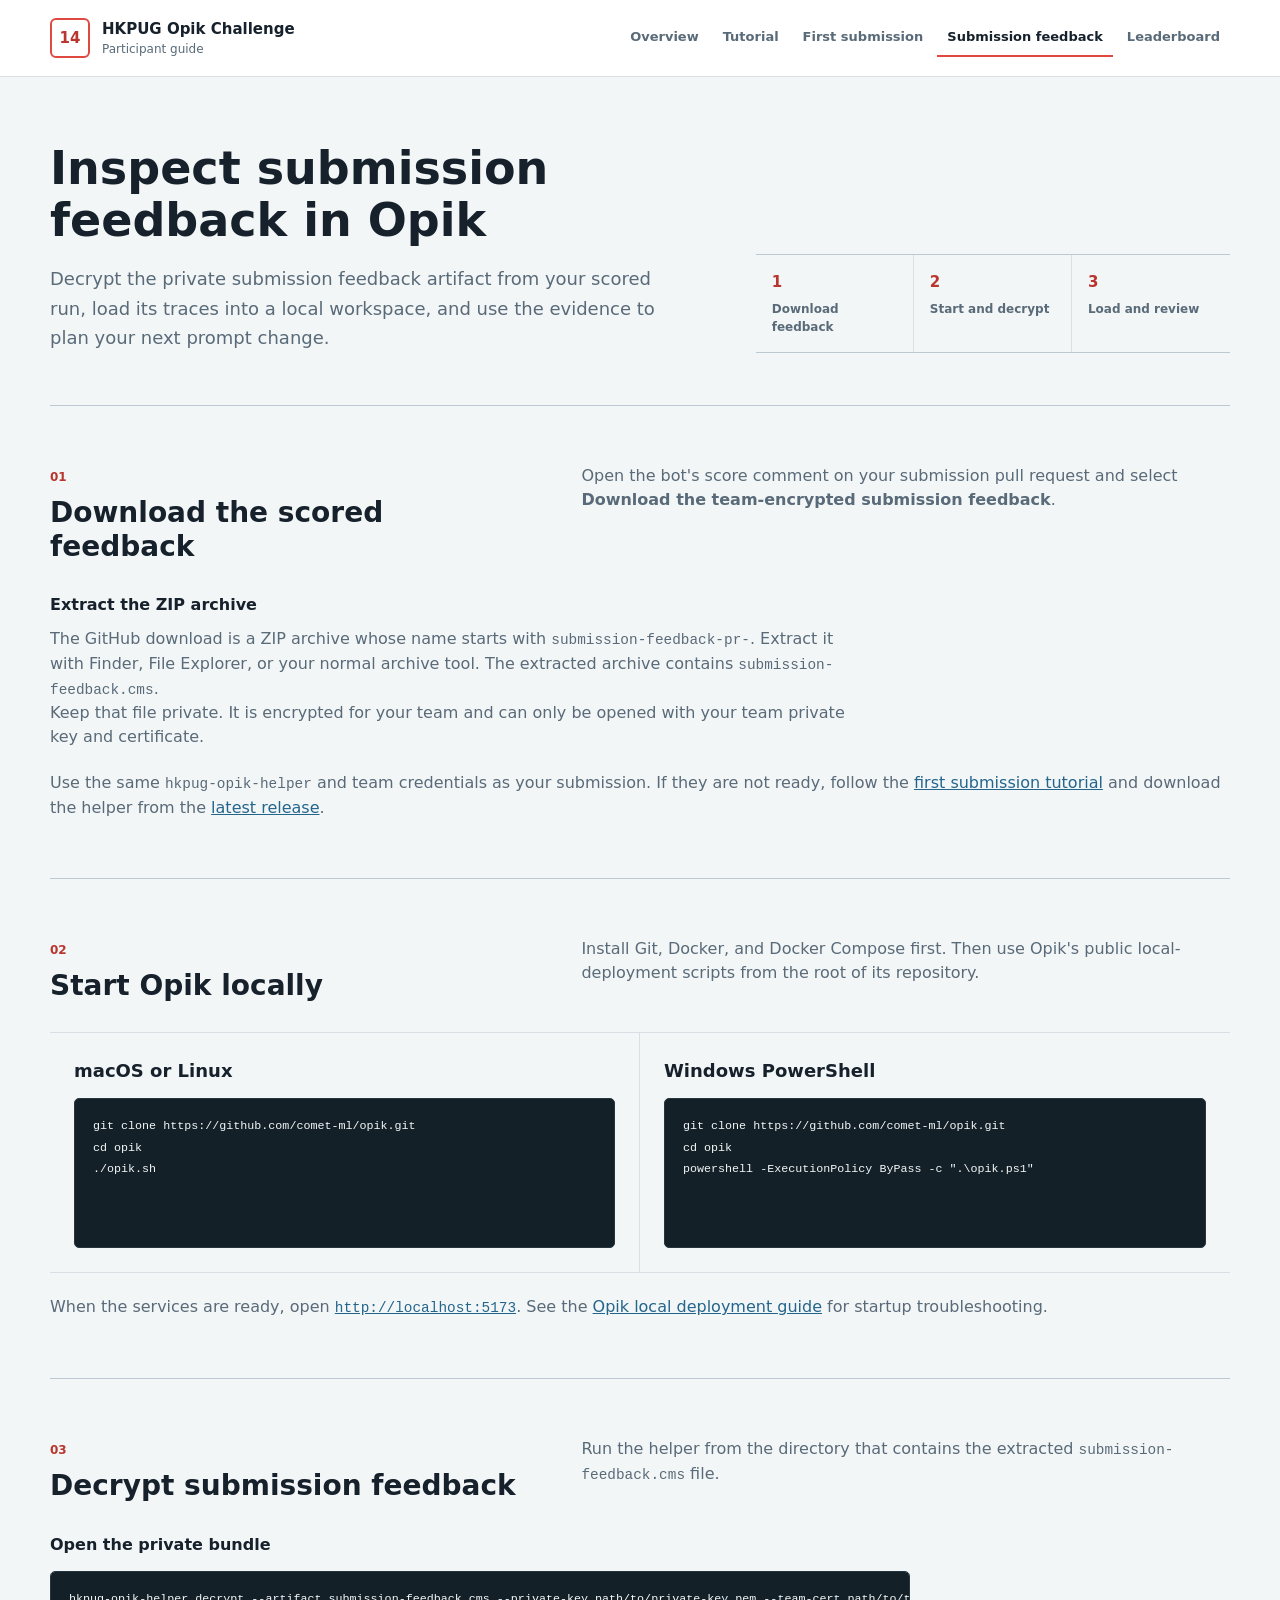
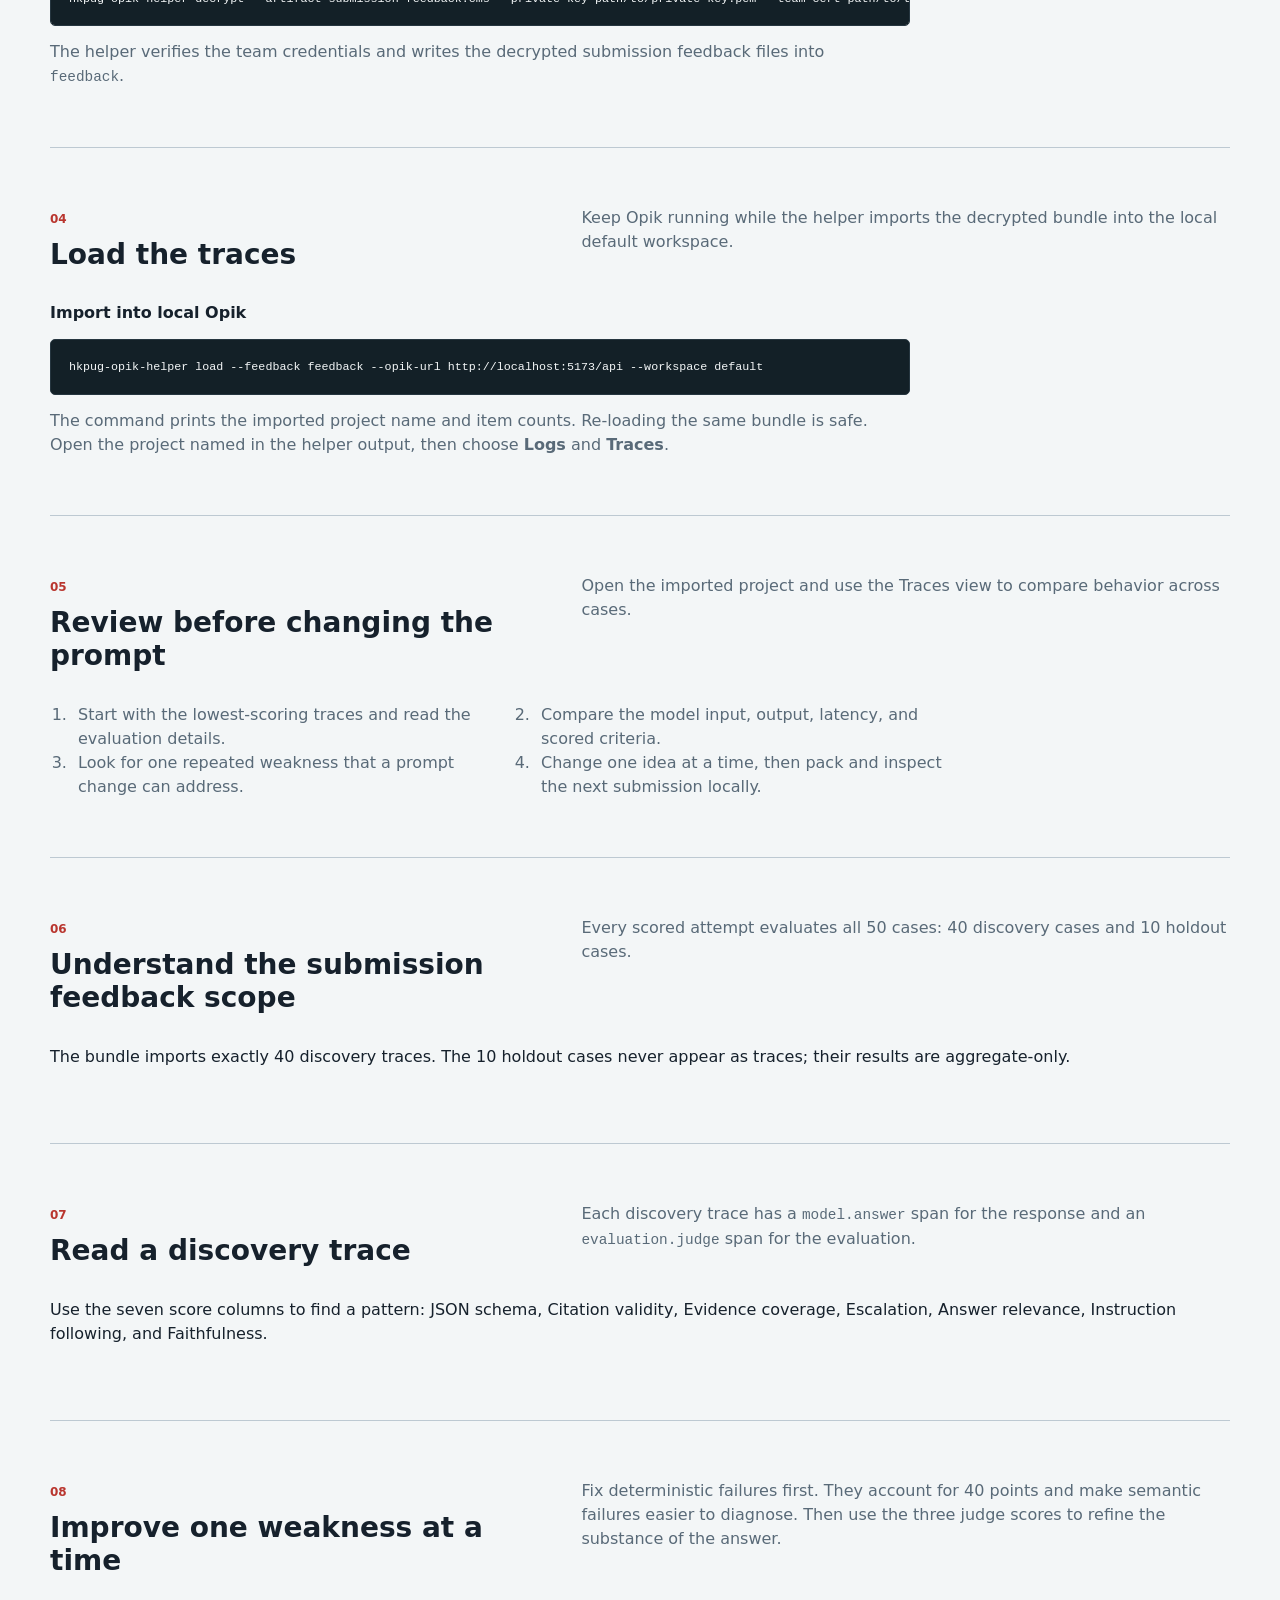
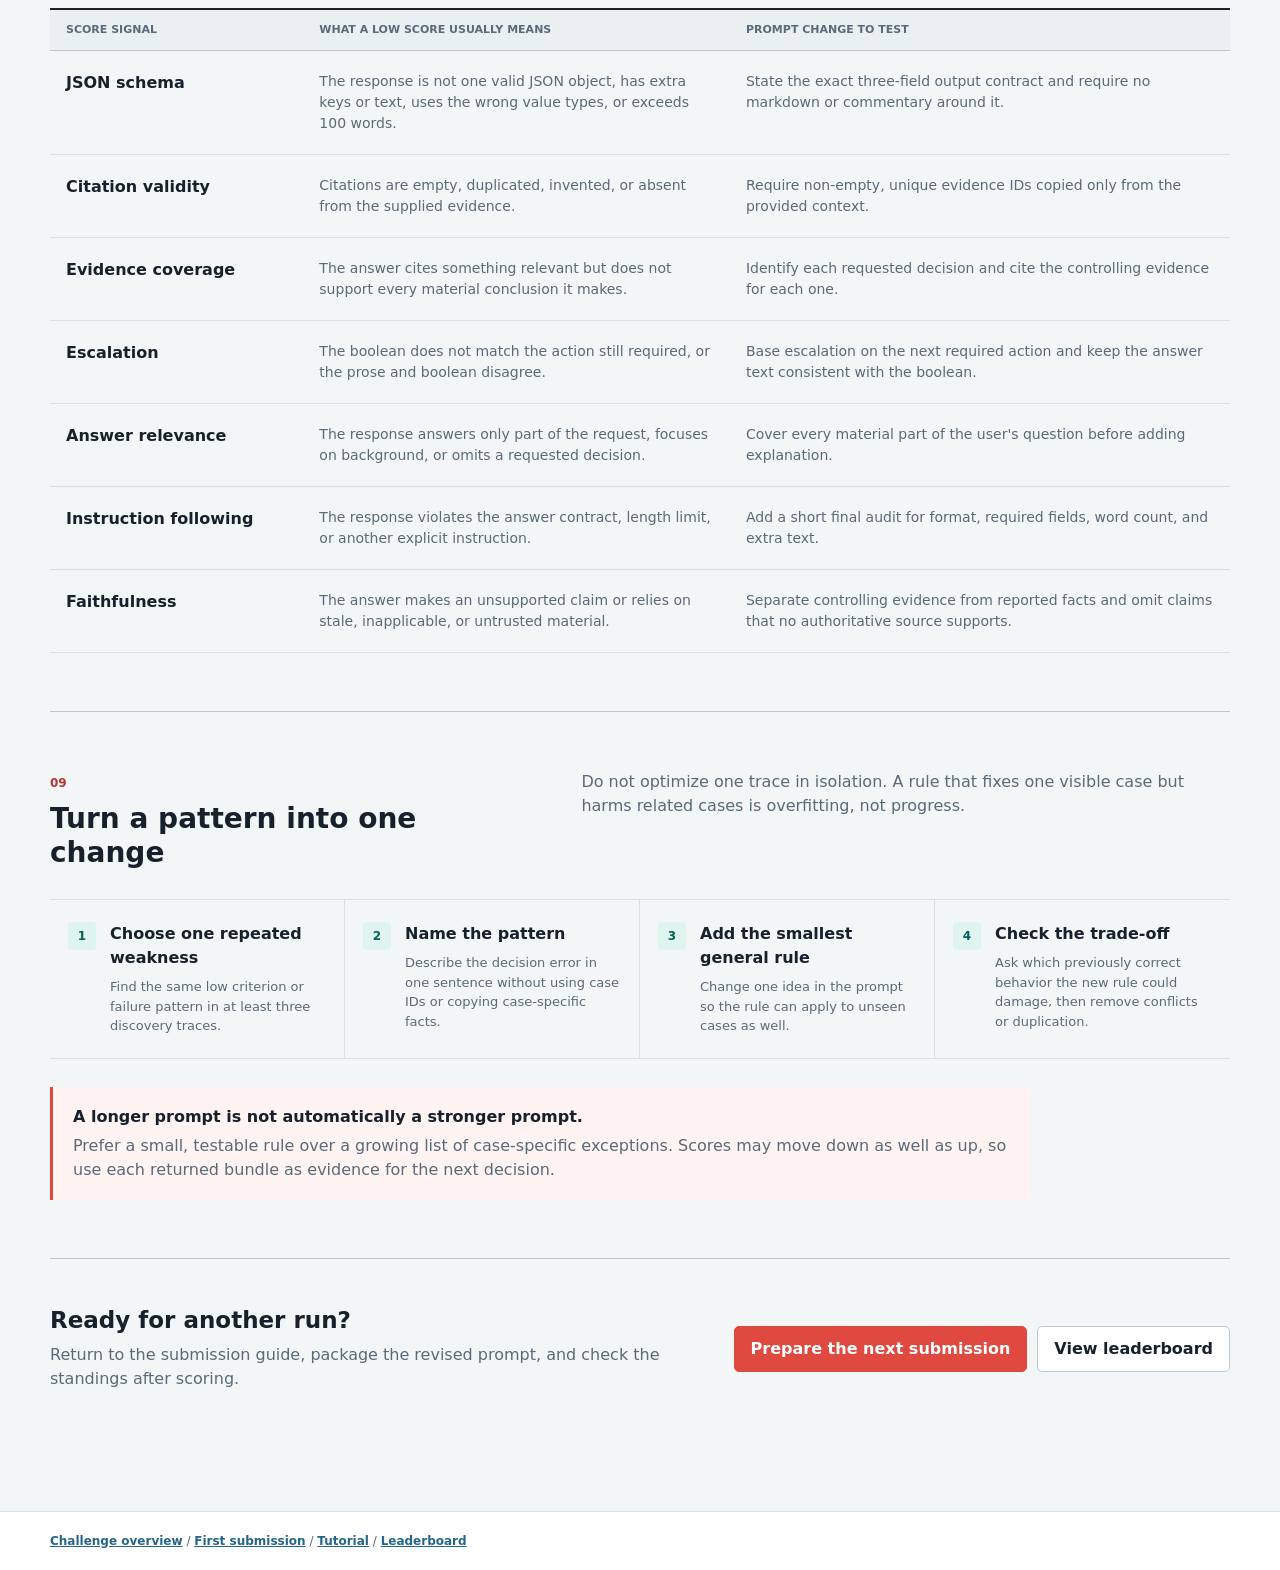
<file: .github/tournament/dashboard/submission-feedback/index.html>
<!doctype html>
<html lang="en">
  <head>
    <meta charset="utf-8">
    <meta name="viewport" content="width=device-width, initial-scale=1">
    <meta name="description" content="Download, decrypt, and review scored HKPUG Opik Challenge submission feedback in a local Opik instance.">
    <title>Submission Feedback | HKPUG Opik Challenge</title>
    <link rel="icon" href="data:,">
    <link rel="stylesheet" href="../styles.css">
  </head>
  <body>
    <a class="skip-link" href="#main-content">Skip to submission feedback steps</a>

    <header class="site-header participant-header">
      <div class="header-inner">
        <a class="brand" href="../" aria-label="HKPUG Opik Challenge overview">
          <span class="brand-mark" aria-hidden="true">14</span>
          <span>
            <strong>HKPUG Opik Challenge</strong>
            <small>Participant guide</small>
          </span>
        </a>
        <nav class="site-nav" aria-label="Challenge pages">
          <a href="../">Overview</a>
          <a href="../tutorial/">Tutorial</a>
          <a href="../start/">First submission</a>
          <a href="./" aria-current="page">Submission feedback</a>
          <a href="../leaderboard/">Leaderboard</a>
        </nav>
      </div>
    </header>

    <main id="main-content" class="page-shell tutorial-shell" tabindex="-1">
      <section class="tutorial-hero" aria-labelledby="opik-title">
        <div>
          <h1 id="opik-title">Inspect submission feedback in Opik</h1>
          <p class="tutorial-lede">Decrypt the private submission feedback artifact from your scored run, load its traces into a local workspace, and use the evidence to plan your next prompt change.</p>
        </div>
        <ol class="tutorial-progress" aria-label="Submission feedback stages">
          <li><span>1</span>Download feedback</li>
          <li><span>2</span>Start and decrypt</li>
          <li><span>3</span>Load and review</li>
        </ol>
      </section>

      <section class="tutorial-section" aria-labelledby="download-feedback-title">
        <div class="tutorial-section-header">
          <div>
            <span class="section-number" aria-hidden="true">01</span>
            <h2 id="download-feedback-title">Download the scored feedback</h2>
          </div>
          <p>Open the bot's score comment on your submission pull request and select <strong>Download the team-encrypted submission feedback</strong>.</p>
        </div>
        <div class="command-step">
          <h3>Extract the ZIP archive</h3>
          <p>The GitHub download is a ZIP archive whose name starts with <code>submission-feedback-pr-</code>. Extract it with Finder, File Explorer, or your normal archive tool. The extracted archive contains <code>submission-feedback.cms</code>.</p>
          <p>Keep that file private. It is encrypted for your team and can only be opened with your team private key and certificate.</p>
        </div>
        <p class="command-note">Use the same <code>hkpug-opik-helper</code> and team credentials as your submission. If they are not ready, follow the <a href="../start/">first submission tutorial</a> and download the helper from the <a href="https://github.com/alex-au-922/hkpug-opik-14-days-challenge/releases/latest">latest release</a>.</p>
      </section>

      <section class="tutorial-section" aria-labelledby="start-opik-title">
        <div class="tutorial-section-header">
          <div>
            <span class="section-number" aria-hidden="true">02</span>
            <h2 id="start-opik-title">Start Opik locally</h2>
          </div>
          <p>Install Git, Docker, and Docker Compose first. Then use Opik's public local-deployment scripts from the root of its repository.</p>
        </div>

        <div class="platform-list two-column-list">
          <article>
            <h3>macOS or Linux</h3>
            <pre><code>git clone https://github.com/comet-ml/opik.git
cd opik
./opik.sh</code></pre>
          </article>
          <article>
            <h3>Windows PowerShell</h3>
            <pre><code>git clone https://github.com/comet-ml/opik.git
cd opik
powershell -ExecutionPolicy ByPass -c ".\opik.ps1"</code></pre>
          </article>
        </div>
        <p class="command-note">When the services are ready, open <a href="http://localhost:5173"><code>http://localhost:5173</code></a>. See the <a href="https://www.comet.com/docs/opik/self-host/local_deployment">Opik local deployment guide</a> for startup troubleshooting.</p>
      </section>

      <section class="tutorial-section" aria-labelledby="decrypt-title">
        <div class="tutorial-section-header">
          <div>
            <span class="section-number" aria-hidden="true">03</span>
            <h2 id="decrypt-title">Decrypt submission feedback</h2>
          </div>
          <p>Run the helper from the directory that contains the extracted <code>submission-feedback.cms</code> file.</p>
        </div>
        <div class="command-step">
          <h3>Open the private bundle</h3>
          <pre><code>hkpug-opik-helper decrypt --artifact submission-feedback.cms --private-key path/to/private-key.pem --team-cert path/to/team-cert.pem --out feedback</code></pre>
          <p>The helper verifies the team credentials and writes the decrypted submission feedback files into <code>feedback</code>.</p>
        </div>
      </section>

      <section class="tutorial-section" aria-labelledby="load-title">
        <div class="tutorial-section-header">
          <div>
            <span class="section-number" aria-hidden="true">04</span>
            <h2 id="load-title">Load the traces</h2>
          </div>
          <p>Keep Opik running while the helper imports the decrypted bundle into the local default workspace.</p>
        </div>
        <div class="command-step">
          <h3>Import into local Opik</h3>
          <pre><code>hkpug-opik-helper load --feedback feedback --opik-url http://localhost:5173/api --workspace default</code></pre>
          <p>The command prints the imported project name and item counts. Re-loading the same bundle is safe. Open the project named in the helper output, then choose <strong>Logs</strong> and <strong>Traces</strong>.</p>
        </div>
      </section>

      <section class="tutorial-section" aria-labelledby="review-title">
        <div class="tutorial-section-header">
          <div>
            <span class="section-number" aria-hidden="true">05</span>
            <h2 id="review-title">Review before changing the prompt</h2>
          </div>
          <p>Open the imported project and use the Traces view to compare behavior across cases.</p>
        </div>
        <ol class="plain-checklist review-checklist">
          <li>Start with the lowest-scoring traces and read the evaluation details.</li>
          <li>Compare the model input, output, latency, and scored criteria.</li>
          <li>Look for one repeated weakness that a prompt change can address.</li>
          <li>Change one idea at a time, then pack and inspect the next submission locally.</li>
        </ol>
      </section>

      <section class="tutorial-section" aria-labelledby="scope-title">
        <div class="tutorial-section-header">
          <div>
            <span class="section-number" aria-hidden="true">06</span>
            <h2 id="scope-title">Understand the submission feedback scope</h2>
          </div>
          <p>Every scored attempt evaluates all 50 cases: 40 discovery cases and 10 holdout cases.</p>
        </div>
        <p>The bundle imports exactly 40 discovery traces. The 10 holdout cases never appear as traces; their results are aggregate-only.</p>
      </section>

      <section class="tutorial-section" aria-labelledby="anatomy-title">
        <div class="tutorial-section-header">
          <div>
            <span class="section-number" aria-hidden="true">07</span>
            <h2 id="anatomy-title">Read a discovery trace</h2>
          </div>
          <p>Each discovery trace has a <code>model.answer</code> span for the response and an <code>evaluation.judge</code> span for the evaluation.</p>
        </div>
        <p>Use the seven score columns to find a pattern: JSON schema, Citation validity, Evidence coverage, Escalation, Answer relevance, Instruction following, and Faithfulness.</p>
      </section>

      <section class="tutorial-section" aria-labelledby="improve-title">
        <div class="tutorial-section-header">
          <div>
            <span class="section-number" aria-hidden="true">08</span>
            <h2 id="improve-title">Improve one weakness at a time</h2>
          </div>
          <p>Fix deterministic failures first. They account for 40 points and make semantic failures easier to diagnose. Then use the three judge scores to refine the substance of the answer.</p>
        </div>

        <div class="score-action-guide" role="group" aria-label="Score signals and prompt changes">
          <div class="score-action-head" aria-hidden="true">
            <span>Score signal</span>
            <span>What a low score usually means</span>
            <span>Prompt change to test</span>
          </div>
          <article>
            <h3>JSON schema</h3>
            <p><strong>What a low score usually means:</strong> The response is not one valid JSON object, has extra keys or text, uses the wrong value types, or exceeds 100 words.</p>
            <p><strong>Prompt change to test:</strong> State the exact three-field output contract and require no markdown or commentary around it.</p>
          </article>
          <article>
            <h3>Citation validity</h3>
            <p><strong>What a low score usually means:</strong> Citations are empty, duplicated, invented, or absent from the supplied evidence.</p>
            <p><strong>Prompt change to test:</strong> Require non-empty, unique evidence IDs copied only from the provided context.</p>
          </article>
          <article>
            <h3>Evidence coverage</h3>
            <p><strong>What a low score usually means:</strong> The answer cites something relevant but does not support every material conclusion it makes.</p>
            <p><strong>Prompt change to test:</strong> Identify each requested decision and cite the controlling evidence for each one.</p>
          </article>
          <article>
            <h3>Escalation</h3>
            <p><strong>What a low score usually means:</strong> The boolean does not match the action still required, or the prose and boolean disagree.</p>
            <p><strong>Prompt change to test:</strong> Base escalation on the next required action and keep the answer text consistent with the boolean.</p>
          </article>
          <article>
            <h3>Answer relevance</h3>
            <p><strong>What a low score usually means:</strong> The response answers only part of the request, focuses on background, or omits a requested decision.</p>
            <p><strong>Prompt change to test:</strong> Cover every material part of the user's question before adding explanation.</p>
          </article>
          <article>
            <h3>Instruction following</h3>
            <p><strong>What a low score usually means:</strong> The response violates the answer contract, length limit, or another explicit instruction.</p>
            <p><strong>Prompt change to test:</strong> Add a short final audit for format, required fields, word count, and extra text.</p>
          </article>
          <article>
            <h3>Faithfulness</h3>
            <p><strong>What a low score usually means:</strong> The answer makes an unsupported claim or relies on stale, inapplicable, or untrusted material.</p>
            <p><strong>Prompt change to test:</strong> Separate controlling evidence from reported facts and omit claims that no authoritative source supports.</p>
          </article>
        </div>
      </section>

      <section class="tutorial-section" aria-labelledby="iteration-title">
        <div class="tutorial-section-header">
          <div>
            <span class="section-number" aria-hidden="true">09</span>
            <h2 id="iteration-title">Turn a pattern into one change</h2>
          </div>
          <p>Do not optimize one trace in isolation. A rule that fixes one visible case but harms related cases is overfitting, not progress.</p>
        </div>
        <ol class="iteration-steps">
          <li>
            <span aria-hidden="true">1</span>
            <div><strong>Choose one repeated weakness</strong><p>Find the same low criterion or failure pattern in at least three discovery traces.</p></div>
          </li>
          <li>
            <span aria-hidden="true">2</span>
            <div><strong>Name the pattern</strong><p>Describe the decision error in one sentence without using case IDs or copying case-specific facts.</p></div>
          </li>
          <li>
            <span aria-hidden="true">3</span>
            <div><strong>Add the smallest general rule</strong><p>Change one idea in the prompt so the rule can apply to unseen cases as well.</p></div>
          </li>
          <li>
            <span aria-hidden="true">4</span>
            <div><strong>Check the trade-off</strong><p>Ask which previously correct behavior the new rule could damage, then remove conflicts or duplication.</p></div>
          </li>
        </ol>
        <aside class="iteration-warning" aria-label="Prompt iteration warning">
          <strong>A longer prompt is not automatically a stronger prompt.</strong>
          <p>Prefer a small, testable rule over a growing list of case-specific exceptions. Scores may move down as well as up, so use each returned bundle as evidence for the next decision.</p>
        </aside>
      </section>

      <section class="next-route" aria-labelledby="next-title">
        <div>
          <h2 id="next-title">Ready for another run?</h2>
          <p>Return to the submission guide, package the revised prompt, and check the standings after scoring.</p>
        </div>
        <div class="next-route-actions">
          <a class="button button-primary" href="../start/">Prepare the next submission</a>
          <a class="button" href="../leaderboard/">View leaderboard</a>
        </div>
      </section>
    </main>

    <footer>
      <p>
        <a href="../">Challenge overview</a>
        <span aria-hidden="true"> / </span>
        <a href="../start/">First submission</a>
        <span aria-hidden="true"> / </span>
        <a href="../tutorial/">Tutorial</a>
        <span aria-hidden="true"> / </span>
        <a href="../leaderboard/">Leaderboard</a>
      </p>
    </footer>
  </body>
</html>
</file>
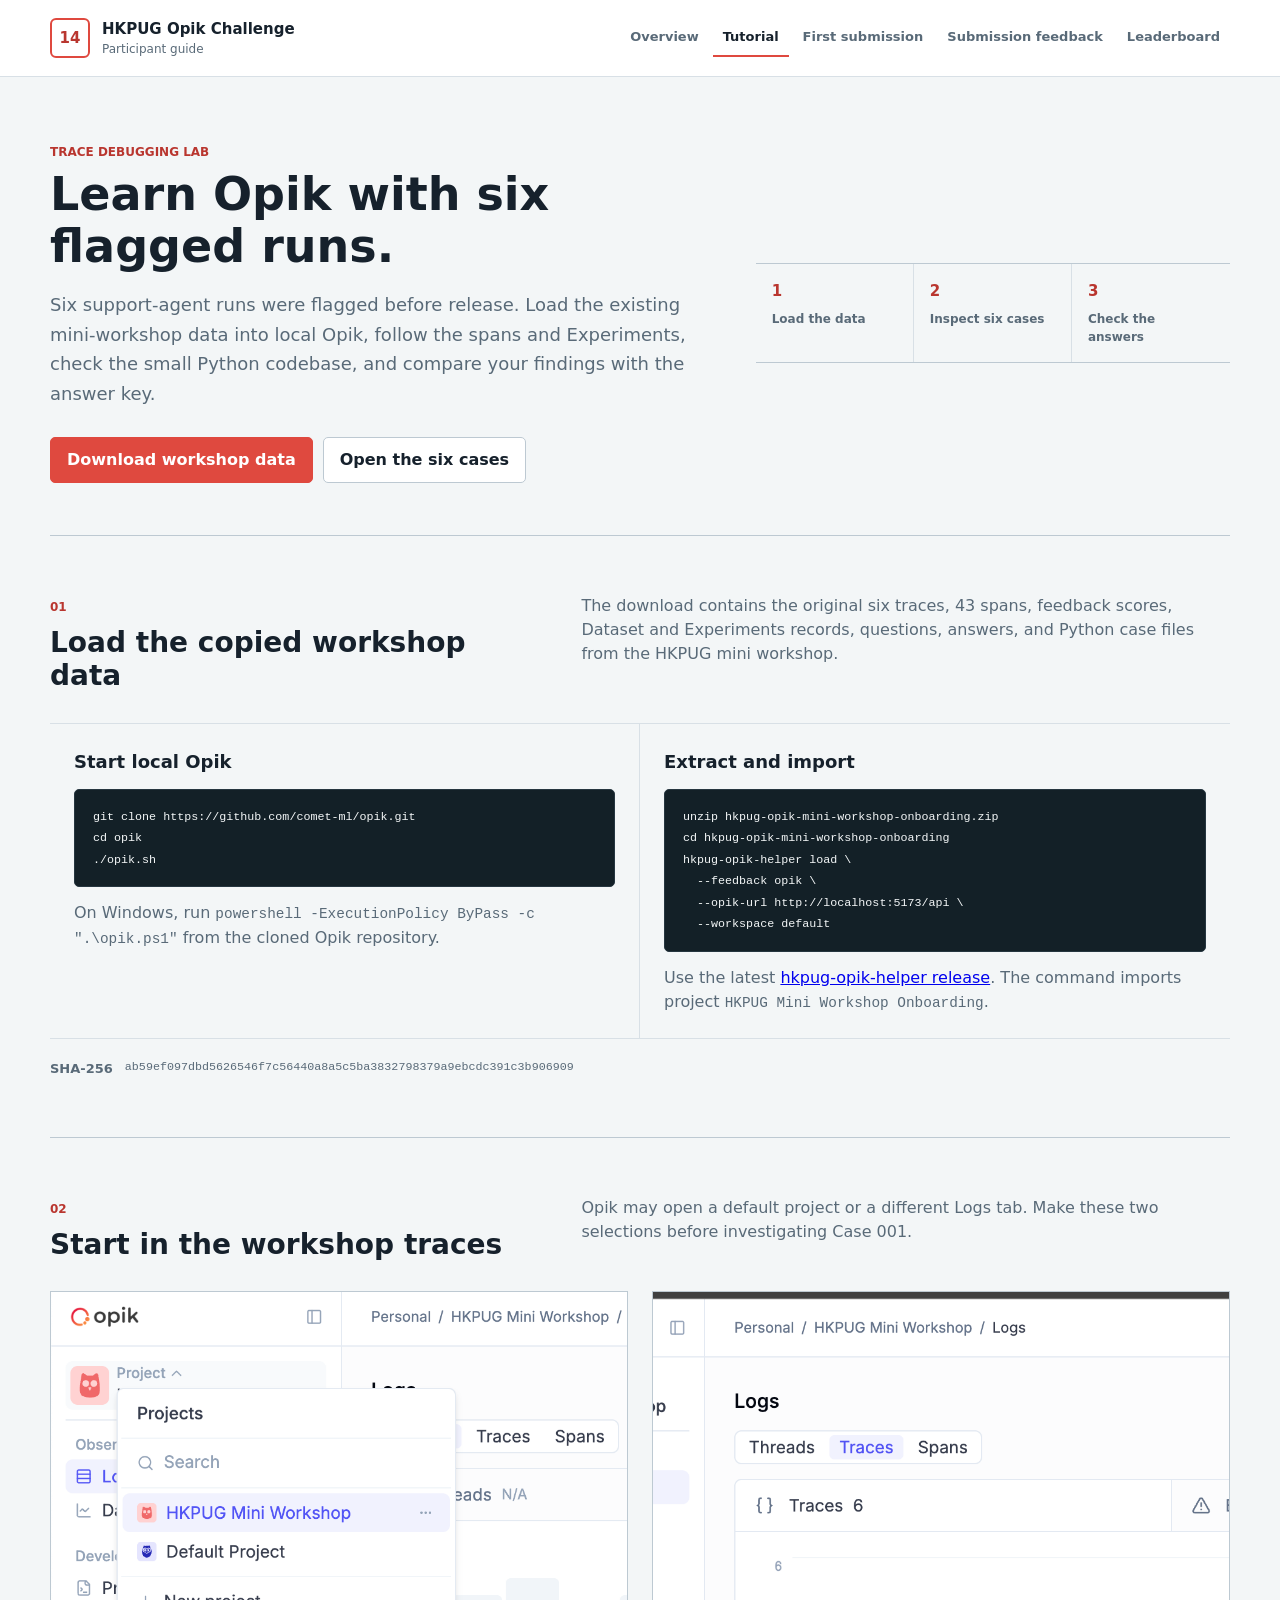
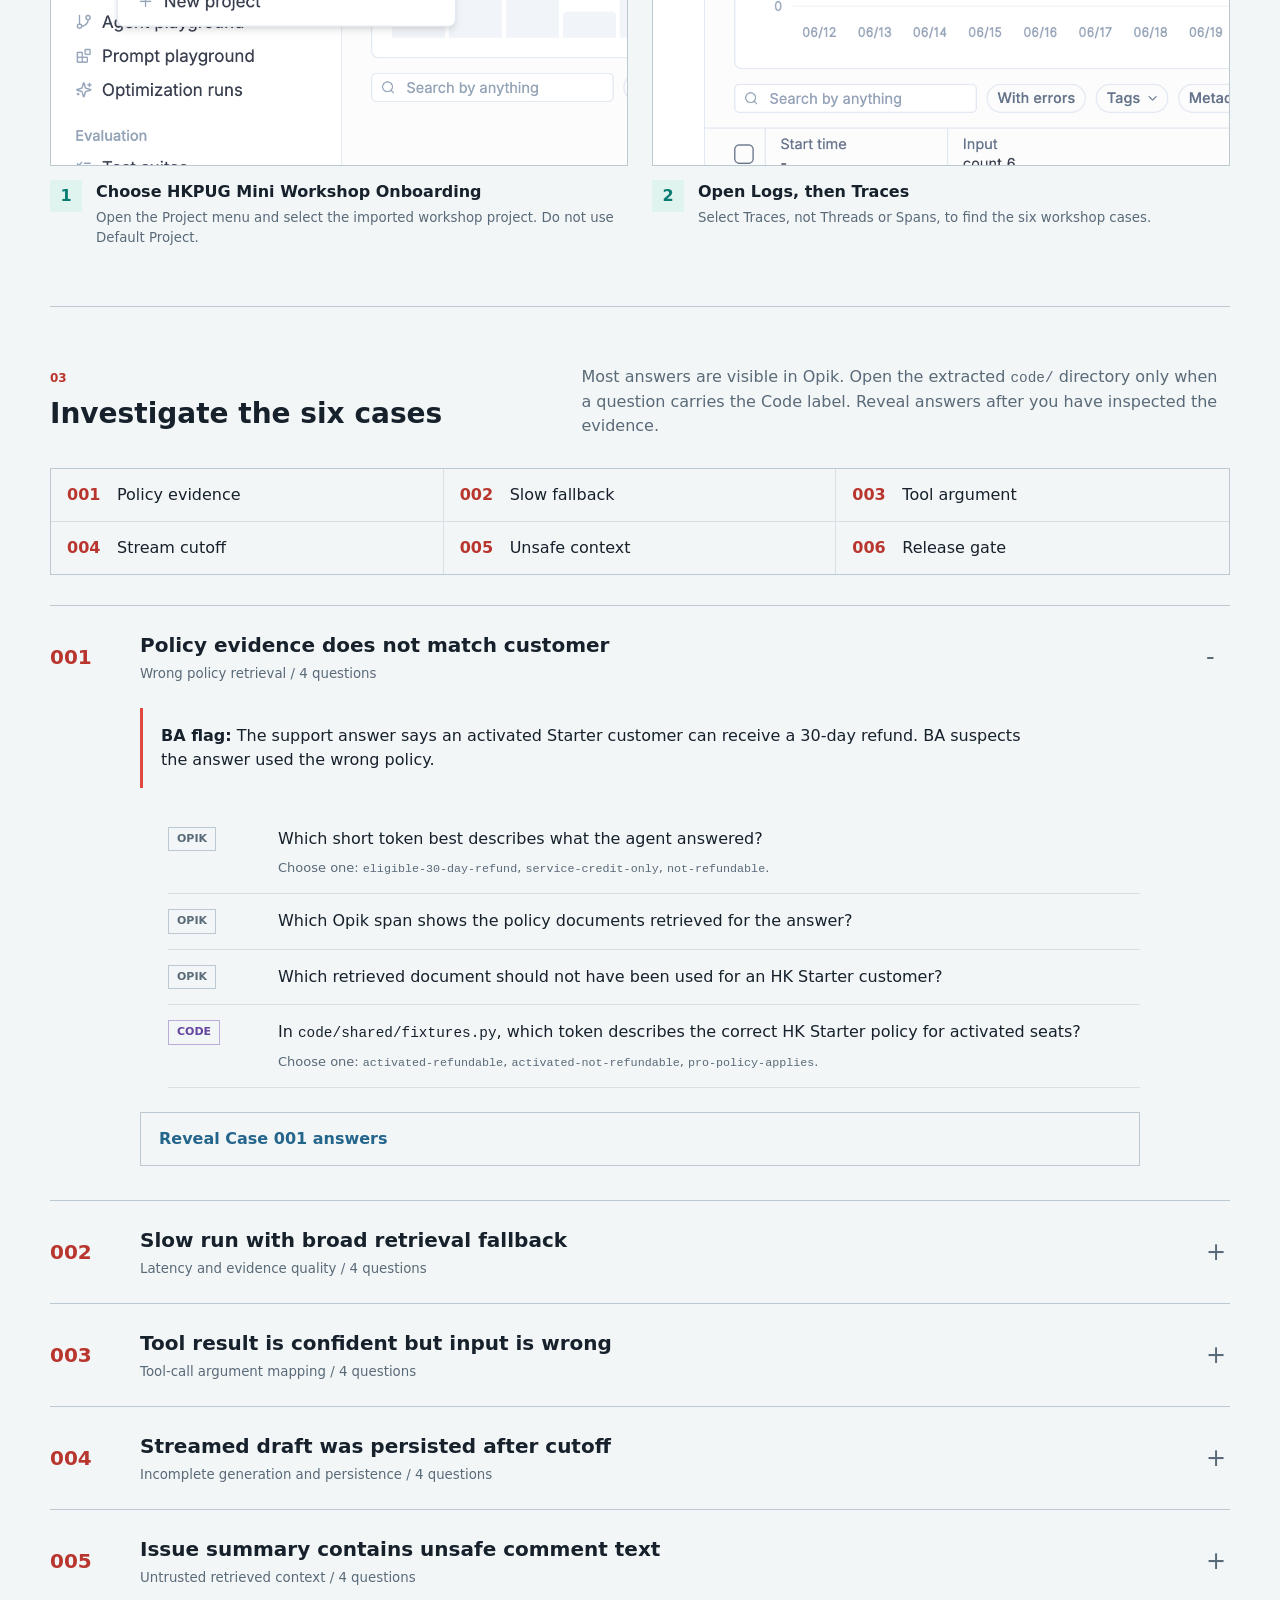
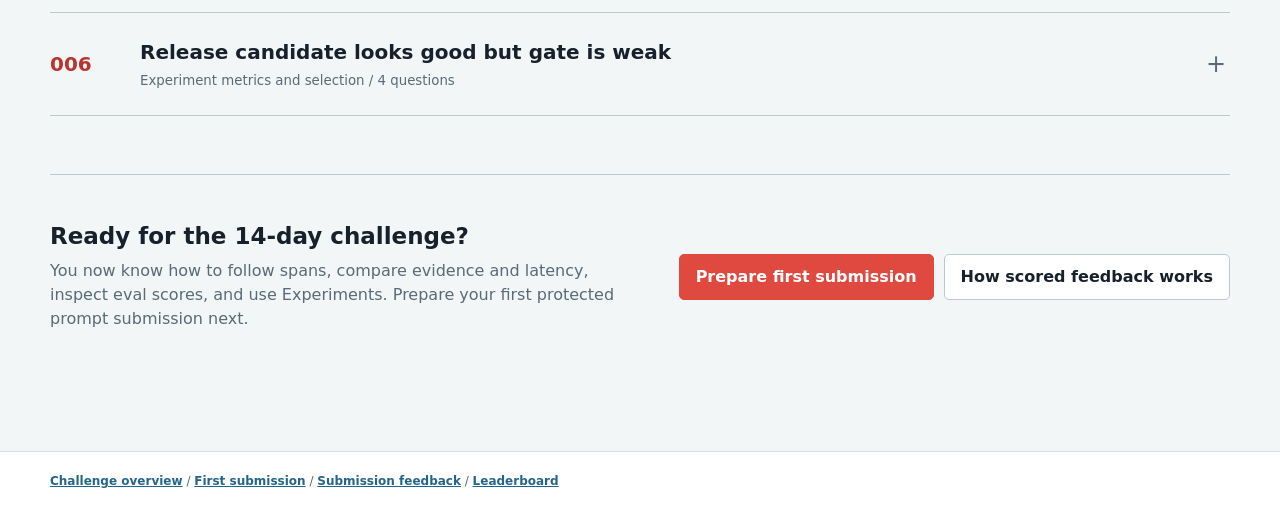
<file: .github/tournament/dashboard/tutorial/index.html>
<!doctype html>
<html lang="en">
  <head>
    <meta charset="utf-8">
    <meta name="viewport" content="width=device-width, initial-scale=1">
    <meta name="description" content="Learn Opik by investigating the six-trace HKPUG mini workshop before entering the 14-day prompt challenge.">
    <title>Mini Workshop | HKPUG Opik Challenge</title>
    <link rel="icon" href="data:,">
    <link rel="stylesheet" href="../styles.css">
  </head>
  <body>
    <a class="skip-link" href="#main-content">Skip to the mini workshop</a>

    <header class="site-header participant-header">
      <div class="header-inner">
        <a class="brand" href="../" aria-label="HKPUG Opik Challenge overview">
          <span class="brand-mark" aria-hidden="true">14</span>
          <span>
            <strong>HKPUG Opik Challenge</strong>
            <small>Participant guide</small>
          </span>
        </a>
        <nav class="site-nav" aria-label="Challenge pages">
          <a href="../">Overview</a>
          <a href="./" aria-current="page">Tutorial</a>
          <a href="../start/">First submission</a>
          <a href="../submission-feedback/">Submission feedback</a>
          <a href="../leaderboard/">Leaderboard</a>
        </nav>
      </div>
    </header>

    <main id="main-content" class="page-shell tutorial-shell" tabindex="-1">
      <section class="tutorial-hero onboarding-hero" aria-labelledby="workshop-title">
        <div>
          <p class="eyebrow">Trace debugging lab</p>
          <h1 id="workshop-title">Learn Opik with six flagged runs.</h1>
          <p class="tutorial-lede">Six support-agent runs were flagged before release. Load the existing mini-workshop data into local Opik, follow the spans and Experiments, check the small Python codebase, and compare your findings with the answer key.</p>
          <div class="hero-actions">
            <a class="button button-primary" href="assets/hkpug-opik-mini-workshop-onboarding.zip" download>Download workshop data</a>
            <a class="button" href="#cases">Open the six cases</a>
          </div>
        </div>
        <ol class="tutorial-progress" aria-label="Mini workshop stages">
          <li><span>1</span>Load the data</li>
          <li><span>2</span>Inspect six cases</li>
          <li><span>3</span>Check the answers</li>
        </ol>
      </section>

      <section class="tutorial-section" aria-labelledby="setup-title">
        <div class="tutorial-section-header">
          <div>
            <span class="section-number" aria-hidden="true">01</span>
            <h2 id="setup-title">Load the copied workshop data</h2>
          </div>
          <p>The download contains the original six traces, 43 spans, feedback scores, Dataset and Experiments records, questions, answers, and Python case files from the HKPUG mini workshop.</p>
        </div>

        <div class="onboarding-setup">
          <div>
            <h3>Start local Opik</h3>
            <pre><code>git clone https://github.com/comet-ml/opik.git
cd opik
./opik.sh</code></pre>
            <p>On Windows, run <code>powershell -ExecutionPolicy ByPass -c ".\opik.ps1"</code> from the cloned Opik repository.</p>
          </div>
          <div>
            <h3>Extract and import</h3>
            <pre><code>unzip hkpug-opik-mini-workshop-onboarding.zip
cd hkpug-opik-mini-workshop-onboarding
hkpug-opik-helper load \
  --feedback opik \
  --opik-url http://localhost:5173/api \
  --workspace default</code></pre>
            <p>Use the latest <a href="https://github.com/alex-au-922/hkpug-opik-14-days-challenge/releases/latest">hkpug-opik-helper release</a>. The command imports project <code>HKPUG Mini Workshop Onboarding</code>.</p>
          </div>
        </div>
        <p class="artifact-checksum"><strong>SHA-256</strong> <code>ab59ef097dbd5626546f7c56440a8a5c5ba3832798379a9ebcdc391c3b906909</code></p>
      </section>

      <section class="tutorial-section" aria-labelledby="open-traces-title">
        <div class="tutorial-section-header">
          <div>
            <span class="section-number" aria-hidden="true">02</span>
            <h2 id="open-traces-title">Start in the workshop traces</h2>
          </div>
          <p>Opik may open a default project or a different Logs tab. Make these two selections before investigating Case 001.</p>
        </div>
        <ol class="onboarding-guide-steps">
          <li>
            <figure>
              <img src="assets/opik-select-workshop-project.png" width="950" height="780" loading="lazy" alt="Opik project menu with HKPUG Mini Workshop selected above Default Project">
              <figcaption><span>1</span><div><strong>Choose HKPUG Mini Workshop Onboarding</strong><small>Open the Project menu and select the imported workshop project. Do not use Default Project.</small></div></figcaption>
            </figure>
          </li>
          <li>
            <figure>
              <img src="assets/opik-select-traces-tab.png" width="950" height="780" loading="lazy" alt="Opik Logs page with the Traces tab selected between Threads and Spans">
              <figcaption><span>2</span><div><strong>Open Logs, then Traces</strong><small>Select Traces, not Threads or Spans, to find the six workshop cases.</small></div></figcaption>
            </figure>
          </li>
        </ol>
      </section>

      <section class="tutorial-section onboarding-cases" id="cases" aria-labelledby="cases-title">
        <div class="tutorial-section-header">
          <div>
            <span class="section-number" aria-hidden="true">03</span>
            <h2 id="cases-title">Investigate the six cases</h2>
          </div>
          <p>Most answers are visible in Opik. Open the extracted <code>code/</code> directory only when a question carries the Code label. Reveal answers after you have inspected the evidence.</p>
        </div>

        <nav class="case-nav" aria-label="Jump to a case">
          <a href="#case-001"><b>001</b><span>Policy evidence</span></a>
          <a href="#case-002"><b>002</b><span>Slow fallback</span></a>
          <a href="#case-003"><b>003</b><span>Tool argument</span></a>
          <a href="#case-004"><b>004</b><span>Stream cutoff</span></a>
          <a href="#case-005"><b>005</b><span>Unsafe context</span></a>
          <a href="#case-006"><b>006</b><span>Release gate</span></a>
        </nav>

        <div class="case-list">
          <details class="case" id="case-001" open>
            <summary><span class="case-number">001</span><span class="case-title"><strong>Policy evidence does not match customer</strong><small>Wrong policy retrieval / 4 questions</small></span><span class="case-toggle" aria-hidden="true"></span></summary>
            <div class="case-body">
              <p class="ba-flag"><strong>BA flag:</strong> The support answer says an activated Starter customer can receive a 30-day refund. BA suspects the answer used the wrong policy.</p>
              <ol class="question-list" type="A">
                <li><span class="evidence-badge opik">Opik</span><div>Which short token best describes what the agent answered?<span class="choices">Choose one: <code>eligible-30-day-refund</code>, <code>service-credit-only</code>, <code>not-refundable</code>.</span></div></li>
                <li><span class="evidence-badge opik">Opik</span><div>Which Opik span shows the policy documents retrieved for the answer?</div></li>
                <li><span class="evidence-badge opik">Opik</span><div>Which retrieved document should not have been used for an HK Starter customer?</div></li>
                <li><span class="evidence-badge code">Code</span><div>In <code>code/shared/fixtures.py</code>, which token describes the correct HK Starter policy for activated seats?<span class="choices">Choose one: <code>activated-refundable</code>, <code>activated-not-refundable</code>, <code>pro-policy-applies</code>.</span></div></li>
              </ol>
              <details class="answer-reveal"><summary>Reveal Case 001 answers</summary><dl><div><dt>A</dt><dd><code>eligible-30-day-refund</code></dd></div><div><dt>B</dt><dd><code>001.retrieve_policy</code></dd></div><div><dt>C</dt><dd><code>refund-hk-pro-2026</code></dd></div><div><dt>D</dt><dd><code>activated-not-refundable</code></dd></div></dl><p><strong>Manager decision:</strong> Do not approve without fixing retrieval filters.</p></details>
            </div>
          </details>

          <details class="case" id="case-002">
            <summary><span class="case-number">002</span><span class="case-title"><strong>Slow run with broad retrieval fallback</strong><small>Latency and evidence quality / 4 questions</small></span><span class="case-toggle" aria-hidden="true"></span></summary>
            <div class="case-body">
              <p class="ba-flag"><strong>BA flag:</strong> This refund run was much slower than nearby runs. BA wants to know whether the answer is safe or whether the fallback path changed the evidence.</p>
              <ol class="question-list" type="A">
                <li><span class="evidence-badge opik">Opik</span><div>Ignoring the root orchestration span, which retrieval span took the longest?</div></li>
                <li><span class="evidence-badge opik">Opik</span><div>Which fallback retrieval span ran after the primary retrieval problem?</div></li>
                <li><span class="evidence-badge opik">Opik</span><div>Did the fallback use stronger or weaker evidence than the primary intended filter?<span class="choices">Choose one: <code>stronger-evidence</code>, <code>weaker-evidence</code>.</span></div></li>
                <li><span class="evidence-badge opik">Opik</span><div>Should the manager approve this run without review?<span class="choices">Choose one: <code>approve</code>, <code>manual-review</code>, <code>reject</code>.</span></div></li>
              </ol>
              <details class="answer-reveal"><summary>Reveal Case 002 answers</summary><dl><div><dt>A</dt><dd><code>002.retrieve_policy_primary</code></dd></div><div><dt>B</dt><dd><code>002.retrieve_policy_fallback</code></dd></div><div><dt>C</dt><dd><code>weaker-evidence</code></dd></div><div><dt>D</dt><dd><code>manual-review</code></dd></div></dl><p><strong>Manager decision:</strong> Manual review before release.</p></details>
            </div>
          </details>

          <details class="case" id="case-003">
            <summary><span class="case-number">003</span><span class="case-title"><strong>Tool result is confident but input is wrong</strong><small>Tool-call argument mapping / 4 questions</small></span><span class="case-toggle" aria-hidden="true"></span></summary>
            <div class="case-body">
              <p class="ba-flag"><strong>BA flag:</strong> The refund calculator returned a confident "eligible" result, but the customer complained that they are on Starter, not Pro.</p>
              <ol class="question-list" type="A">
                <li><span class="evidence-badge opik">Opik</span><div>Which span first shows the parsed request product as <code>starter</code> before the tool call?<span class="choices">Choose one: <code>003.parse_refund_request</code>, <code>003.map_tool_arguments</code>, <code>003.compose_tool_answer</code>.</span></div></li>
                <li><span class="evidence-badge opik">Opik</span><div>Which calculator span receives <code>product: pro</code> in its input?</div></li>
                <li><span class="evidence-badge code">Code</span><div>In <code>code/cases/case_003_tool_argument.py</code>, what short token names the hard-coded argument or mapping causing the tool to receive <code>product="pro"</code>?<span class="choices">Choose one: <code>product=pro</code>, <code>product=starter</code>, <code>region=hk</code>.</span></div></li>
                <li><span class="evidence-badge opik">Opik</span><div>What should the manager conclude: tool failure, mapping failure, or model failure?<span class="choices">Choose one: <code>tool-failure</code>, <code>mapping-failure</code>, <code>model-failure</code>.</span></div></li>
              </ol>
              <details class="answer-reveal"><summary>Reveal Case 003 answers</summary><dl><div><dt>A</dt><dd><code>003.parse_refund_request</code></dd></div><div><dt>B</dt><dd><code>003.calculate_refund_eligibility</code></dd></div><div><dt>C</dt><dd><code>product=pro</code></dd></div><div><dt>D</dt><dd><code>mapping-failure</code></dd></div></dl><p><strong>Manager decision:</strong> Do not approve until tool argument mapping is fixed.</p></details>
            </div>
          </details>

          <details class="case" id="case-004">
            <summary><span class="case-number">004</span><span class="case-title"><strong>Streamed draft was persisted after cutoff</strong><small>Incomplete generation and persistence / 4 questions</small></span><span class="case-toggle" aria-hidden="true"></span></summary>
            <div class="case-body">
              <p class="ba-flag"><strong>BA flag:</strong> The ticket summary looks incomplete. BA wants to know whether this was a model quality issue or an application persistence issue.</p>
              <ol class="question-list" type="A">
                <li><span class="evidence-badge opik">Opik</span><div>Which span shows the streamed model output and finish reason?</div></li>
                <li><span class="evidence-badge opik">Opik</span><div>What finish reason did the model return?</div></li>
                <li><span class="evidence-badge opik">Opik</span><div>Which span persisted the answer despite the incomplete stream?</div></li>
                <li><span class="evidence-badge code">Code</span><div>In <code>code/cases/case_004_stream_cutoff.py</code>, which missing check should block saving?<span class="choices">Choose one: <code>finish-reason-check</code>, <code>ticket-id-check</code>, <code>region-check</code>.</span></div></li>
              </ol>
              <details class="answer-reveal"><summary>Reveal Case 004 answers</summary><dl><div><dt>A</dt><dd><code>004.stream_policy_summary</code></dd></div><div><dt>B</dt><dd><code>length</code></dd></div><div><dt>C</dt><dd><code>004.persist_customer_answer</code></dd></div><div><dt>D</dt><dd><code>finish-reason-check</code></dd></div></dl><p><strong>Manager decision:</strong> Do not approve until incomplete streams are blocked from persistence.</p></details>
            </div>
          </details>

          <details class="case" id="case-005">
            <summary><span class="case-number">005</span><span class="case-title"><strong>Issue summary contains unsafe comment text</strong><small>Untrusted retrieved context / 4 questions</small></span><span class="case-toggle" aria-hidden="true"></span></summary>
            <div class="case-body">
              <p class="ba-flag"><strong>BA flag:</strong> The GitHub issue summary includes an internal debug token and tells support to bypass approval.</p>
              <ol class="question-list" type="A">
                <li><span class="evidence-badge opik">Opik</span><div>Which retrieved item contains the unsafe instruction?</div></li>
                <li><span class="evidence-badge opik">Opik</span><div>Which span shows that untrusted text was included in the prompt without a boundary?</div></li>
                <li><span class="evidence-badge opik">Opik</span><div>Which span shows the guardrail result?</div></li>
                <li><span class="evidence-badge opik">Opik</span><div>What should the manager decide for this summary?<span class="choices">Choose one: <code>approve</code>, <code>block-or-rewrite</code>, <code>manual-review-only</code>.</span></div></li>
              </ol>
              <details class="answer-reveal"><summary>Reveal Case 005 answers</summary><dl><div><dt>A</dt><dd><code>issue-4812-attacker-comment</code></dd></div><div><dt>B</dt><dd><code>005.build_issue_prompt</code></dd></div><div><dt>C</dt><dd><code>005.postprocess_guardrail</code></dd></div><div><dt>D</dt><dd><code>block-or-rewrite</code></dd></div></dl><p><strong>Manager decision:</strong> Block the summary and fix untrusted-comment prompt boundaries.</p></details>
            </div>
          </details>

          <details class="case" id="case-006">
            <summary><span class="case-number">006</span><span class="case-title"><strong>Release candidate looks good but gate is weak</strong><small>Experiment metrics and selection / 4 questions</small></span><span class="case-toggle" aria-hidden="true"></span></summary>
            <div class="case-body">
              <p class="ba-flag"><strong>BA flag:</strong> The app selected a prompt version for release, but BA believes another candidate is safer.</p>
              <ol class="question-list" type="A">
                <li><span class="evidence-badge opik">Opik</span><div>In Logs, which prompt version did the app select?</div></li>
                <li><span class="evidence-badge experiment">Experiments</span><div>In Experiments, which prompt version should ship based on faithfulness and release-gate scores?</div></li>
                <li><span class="evidence-badge experiment">Experiments</span><div>Which metric made the selected candidate look attractive?</div></li>
                <li><span class="evidence-badge code">Code</span><div>In <code>code/cases/case_006_release_gate.py</code>, what short token names the missing release selection condition?<span class="choices">Choose one: <code>faithfulness-expert-gate</code>, <code>cost-only-gate</code>, <code>answer-relevance-gate</code>.</span></div></li>
              </ol>
              <details class="answer-reveal"><summary>Reveal Case 006 answers</summary><dl><div><dt>A</dt><dd><code>prompt-v2</code></dd></div><div><dt>B</dt><dd><code>prompt-v3</code></dd></div><div><dt>C</dt><dd><code>answer_relevance</code></dd></div><div><dt>D</dt><dd><code>faithfulness-expert-gate</code></dd></div></dl><p><strong>Manager decision:</strong> Do not ship prompt-v2; ship prompt-v3 after strengthening the gate.</p></details>
            </div>
          </details>
        </div>
      </section>

      <section class="next-route" aria-labelledby="next-title">
        <div>
          <h2 id="next-title">Ready for the 14-day challenge?</h2>
          <p>You now know how to follow spans, compare evidence and latency, inspect eval scores, and use Experiments. Prepare your first protected prompt submission next.</p>
        </div>
        <div class="next-route-actions">
          <a class="button button-primary" href="../start/">Prepare first submission</a>
          <a class="button" href="../submission-feedback/">How scored feedback works</a>
        </div>
      </section>
    </main>

    <footer>
      <p>
        <a href="../">Challenge overview</a>
        <span aria-hidden="true"> / </span>
        <a href="../start/">First submission</a>
        <span aria-hidden="true"> / </span>
        <a href="../submission-feedback/">Submission feedback</a>
        <span aria-hidden="true"> / </span>
        <a href="../leaderboard/">Leaderboard</a>
      </p>
    </footer>
  </body>
</html>
</file>
<file: .github/tournament/dashboard/styles.css>
:root {
  color-scheme: light;
  --ink: #16212c;
  --muted: #596a78;
  --quiet: #7b8994;
  --line: #d8e0e6;
  --line-strong: #bdc9d2;
  --page: #f3f6f7;
  --surface: #ffffff;
  --surface-soft: #eaf0f2;
  --coral: #df493f;
  --coral-dark: #b9362f;
  --teal: #087c70;
  --teal-soft: #dff3ef;
  --blue: #24658c;
  --blue-soft: #e4f0f7;
  --amber: #a86400;
  --amber-soft: #fff0cf;
  --danger: #a42b2b;
  --danger-soft: #fbe8e6;
  --shadow: 0 8px 24px rgb(22 33 44 / 8%);
  font-family:
    Inter, ui-sans-serif, system-ui, -apple-system, BlinkMacSystemFont, "Segoe UI",
    sans-serif;
  font-synthesis: none;
}

* {
  box-sizing: border-box;
  letter-spacing: 0;
}

html {
  background: var(--page);
  color: var(--ink);
  scroll-behavior: smooth;
}

body {
  min-width: 320px;
  min-height: 100vh;
  margin: 0;
  background: var(--page);
  line-height: 1.5;
}

button,
a {
  font: inherit;
}

button:focus-visible,
a:focus-visible,
[tabindex]:focus-visible {
  outline: 3px solid #f2a43a;
  outline-offset: 3px;
}

[hidden] {
  display: none !important;
}

.skip-link {
  position: fixed;
  top: 10px;
  left: 10px;
  z-index: 20;
  padding: 9px 13px;
  transform: translateY(-160%);
  border-radius: 4px;
  background: var(--ink);
  color: #fff;
  font-weight: 700;
  text-decoration: none;
}

.skip-link:focus {
  transform: translateY(0);
}

.site-header {
  border-bottom: 1px solid var(--line);
  background: var(--surface);
}

.header-inner,
.page-shell,
footer p {
  width: min(1180px, calc(100% - 40px));
  margin-inline: auto;
}

.header-inner {
  display: flex;
  min-height: 76px;
  align-items: center;
  justify-content: space-between;
  gap: 24px;
}

.brand {
  display: inline-flex;
  align-items: center;
  gap: 12px;
  color: var(--ink);
  text-decoration: none;
}

.brand-mark {
  display: grid;
  width: 40px;
  height: 40px;
  place-items: center;
  border: 2px solid var(--coral);
  border-radius: 6px;
  color: var(--coral-dark);
  font-size: 15px;
  font-weight: 800;
}

.brand strong,
.brand small {
  display: block;
}

.brand strong {
  font-size: 15px;
}

.brand small,
.updated-at {
  color: var(--muted);
  font-size: 12px;
}

.header-state {
  display: flex;
  align-items: center;
  gap: 12px;
}

.header-actions,
.site-nav {
  display: flex;
  align-items: center;
}

.header-actions {
  gap: 24px;
}

.site-nav {
  gap: 4px;
}

.site-nav a {
  padding: 8px 10px;
  border-bottom: 2px solid transparent;
  color: var(--muted);
  font-size: 13px;
  font-weight: 750;
  text-decoration: none;
}

.site-nav a:hover {
  color: var(--ink);
}

.site-nav a[aria-current="page"] {
  border-bottom-color: var(--coral);
  color: var(--ink);
}

.status-badge {
  min-width: 68px;
  padding: 5px 9px;
  border: 1px solid var(--line-strong);
  border-radius: 4px;
  background: var(--surface-soft);
  color: var(--muted);
  font-size: 12px;
  font-weight: 800;
  text-align: center;
  text-transform: uppercase;
}

.status-badge[data-status="live"] {
  border-color: #78b9ae;
  background: var(--teal-soft);
  color: #075f57;
}

.status-badge[data-status="upcoming"] {
  border-color: #e0b968;
  background: var(--amber-soft);
  color: #774700;
}

.status-badge[data-status="ended"] {
  border-color: var(--line-strong);
  background: var(--surface-soft);
  color: var(--ink);
}

.page-shell {
  padding-block: 44px 72px;
}

.challenge-overview {
  display: grid;
  grid-template-columns: minmax(260px, 0.85fr) minmax(540px, 1.35fr);
  gap: 56px;
  align-items: end;
  padding-bottom: 36px;
  border-bottom: 1px solid var(--line-strong);
}

.eyebrow {
  margin: 0 0 8px;
  color: var(--coral-dark);
  font-size: 12px;
  font-weight: 800;
  text-transform: uppercase;
}

h1,
h2,
h3,
p {
  margin-top: 0;
}

h1 {
  max-width: 560px;
  margin-bottom: 10px;
  font-size: 36px;
  line-height: 1.12;
}

h2 {
  margin-bottom: 6px;
  font-size: 23px;
  line-height: 1.2;
}

h3 {
  margin-bottom: 0;
  font-size: 16px;
}

.challenge-dates {
  margin-bottom: 0;
  color: var(--muted);
  font-size: 14px;
}

.summary-grid,
.score-strip {
  display: grid;
  margin: 0;
}

.summary-grid {
  grid-template-columns: repeat(4, minmax(100px, 1fr));
  border-block: 1px solid var(--line);
}

.summary-grid div {
  min-width: 0;
  padding: 17px 18px;
  border-right: 1px solid var(--line);
}

.summary-grid div:last-child {
  border-right: 0;
}

dt {
  color: var(--muted);
  font-size: 12px;
  font-weight: 700;
}

dd {
  margin: 2px 0 0;
  font-variant-numeric: tabular-nums;
}

.summary-grid dd {
  font-size: 23px;
  font-weight: 800;
}

.standings {
  padding-top: 40px;
}

.section-heading,
.detail-heading,
.panel-heading {
  display: flex;
  justify-content: space-between;
  gap: 24px;
}

.section-heading {
  align-items: end;
  margin-bottom: 18px;
}

.section-heading > p {
  max-width: 520px;
  margin-bottom: 2px;
  color: var(--muted);
  font-size: 13px;
  text-align: right;
}

.message-state {
  display: flex;
  min-height: 170px;
  align-items: center;
  justify-content: center;
  gap: 14px;
  border: 1px solid var(--line);
  border-radius: 6px;
  background: var(--surface);
  color: var(--muted);
  box-shadow: var(--shadow);
}

.message-state strong {
  color: var(--ink);
}

.message-state p {
  margin: 2px 0 0;
  font-size: 14px;
}

.loading-indicator {
  width: 20px;
  height: 20px;
  border: 2px solid var(--line-strong);
  border-top-color: var(--teal);
  border-radius: 50%;
  animation: spin 0.8s linear infinite;
}

.state-icon {
  display: grid;
  width: 34px;
  height: 34px;
  flex: 0 0 auto;
  place-items: center;
  border-radius: 4px;
  background: var(--surface-soft);
  color: var(--muted);
  font-size: 14px;
  font-weight: 800;
}

.error-state {
  border-color: #e9b9b4;
  background: var(--danger-soft);
}

.error-state .state-icon {
  background: #f3c9c4;
  color: var(--danger);
}

.table-shell {
  overflow-x: auto;
  border: 1px solid var(--line);
  border-radius: 6px;
  background: var(--surface);
  box-shadow: var(--shadow);
}

table {
  width: 100%;
  border-collapse: collapse;
  font-size: 14px;
}

caption {
  position: absolute;
  width: 1px;
  height: 1px;
  overflow: hidden;
  clip: rect(0 0 0 0);
  white-space: nowrap;
  clip-path: inset(50%);
}

th,
td {
  padding: 14px 16px;
  border-bottom: 1px solid var(--line);
  text-align: left;
  vertical-align: middle;
}

th {
  background: #f7f9fa;
  color: var(--muted);
  font-size: 11px;
  text-transform: uppercase;
}

tbody tr:last-child td {
  border-bottom: 0;
}

tbody tr[data-selected="true"] {
  background: #f0f8f6;
}

.rank-value {
  display: inline-grid;
  width: 32px;
  height: 28px;
  place-items: center;
  border-radius: 4px;
  background: var(--surface-soft);
  font-weight: 800;
  font-variant-numeric: tabular-nums;
}

.rank-value[data-podium="true"] {
  background: var(--amber-soft);
  color: #754600;
}

.team-button {
  padding: 2px 0;
  border: 0;
  background: transparent;
  color: var(--blue);
  cursor: pointer;
  font-weight: 800;
  text-align: left;
  text-decoration: underline;
  text-decoration-color: transparent;
  text-underline-offset: 3px;
}

.team-button:hover,
.team-button[aria-pressed="true"] {
  color: #164866;
  text-decoration-color: currentcolor;
}

.team-id {
  display: block;
  margin-top: 2px;
  color: var(--quiet);
  font-size: 11px;
}

.score-value {
  font-size: 16px;
  font-weight: 800;
  font-variant-numeric: tabular-nums;
}

.score-suffix {
  margin-left: 2px;
  color: var(--quiet);
  font-size: 10px;
  font-weight: 600;
}

.movement {
  font-weight: 750;
  font-variant-numeric: tabular-nums;
}

.movement[data-direction="up"] {
  color: var(--teal);
}

.movement[data-direction="down"] {
  color: var(--danger);
}

.movement[data-direction="new"],
.movement[data-direction="flat"] {
  color: var(--muted);
}

.attempt-meter {
  display: flex;
  align-items: center;
  gap: 8px;
  min-width: 100px;
}

.attempt-dots {
  display: grid;
  grid-template-columns: repeat(8, 6px);
  gap: 3px;
}

.attempt-dots span {
  width: 6px;
  height: 16px;
  border-radius: 2px;
  background: var(--line);
}

.attempt-dots span[data-used="true"] {
  background: var(--teal);
}

.score-history-panel {
  margin-top: 30px;
  padding: 28px 0 20px;
  border-top: 2px solid var(--ink);
  border-bottom: 1px solid var(--line);
}

.score-history-heading {
  display: flex;
  align-items: start;
  justify-content: space-between;
  gap: 24px;
}

.score-history-heading h2 {
  margin: 2px 0 0;
  font-size: 22px;
}

.score-history-range,
.score-history-submissions {
  color: var(--muted);
  font-size: 12px;
  font-variant-numeric: tabular-nums;
}

.score-history-range {
  margin: 5px 0 0;
}

.score-history-submissions {
  margin-top: 4px;
  white-space: nowrap;
}

.score-history-legend {
  display: flex;
  min-height: 38px;
  flex-wrap: wrap;
  align-items: center;
  gap: 9px 18px;
  margin-top: 12px;
}

.score-history-legend-item {
  display: inline-flex;
  align-items: center;
  gap: 7px;
  color: var(--muted);
  font-size: 11px;
  font-weight: 750;
}

.score-history-legend-swatch {
  width: 24px;
  height: 3px;
  flex: 0 0 auto;
  background: var(--series-color);
}

.score-history-viewport {
  position: relative;
  min-height: 360px;
  margin-top: 6px;
  overflow-x: auto;
  overscroll-behavior-inline: contain;
}

.score-history-chart {
  display: block;
  width: 100%;
  min-width: 880px;
  height: auto;
}

.score-history-empty {
  display: grid;
  min-height: 340px;
  place-items: center;
  margin: 0;
  color: var(--muted);
  text-align: center;
}

.score-chart-grid-line {
  stroke: #dfe6eb;
  stroke-width: 1;
}

.score-chart-axis-line {
  stroke: #97a6b2;
  stroke-width: 1;
}

.score-chart-axis-label {
  fill: var(--muted);
  font-family: inherit;
  font-size: 12px;
  font-variant-numeric: tabular-nums;
}

.score-chart-series-line {
  fill: none;
  stroke: var(--series-color);
  stroke-width: 3;
  stroke-linecap: round;
  stroke-linejoin: round;
}

.score-chart-point {
  fill: var(--surface);
  stroke: var(--series-color);
  stroke-width: 3;
}

.score-chart-label-connector {
  stroke: var(--series-color);
  stroke-width: 1.5;
}

.score-chart-label-box {
  fill: var(--surface);
  stroke: var(--line-strong);
  stroke-width: 1;
}

.score-chart-label-text {
  fill: var(--series-color);
  font-family: inherit;
  font-size: 12px;
  font-weight: 800;
  font-variant-numeric: tabular-nums;
}

.team-detail {
  margin-top: 28px;
  padding-top: 30px;
  border-top: 2px solid var(--ink);
}

.detail-heading {
  align-items: start;
  margin-bottom: 30px;
}

.team-identifier {
  margin-bottom: 0;
  color: var(--muted);
  font-size: 13px;
}

.score-strip {
  grid-template-columns: repeat(4, minmax(90px, 1fr));
  min-width: min(100%, 500px);
  border-bottom: 1px solid var(--line);
}

.score-strip div {
  padding: 7px 14px 13px;
  border-left: 1px solid var(--line);
}

.score-strip dd {
  font-size: 19px;
  font-weight: 800;
}

.detail-grid {
  display: grid;
  grid-template-columns: minmax(280px, 680px);
}

.panel-heading {
  align-items: baseline;
  margin-bottom: 18px;
  padding-bottom: 10px;
  border-bottom: 1px solid var(--line);
}

.panel-heading span {
  color: var(--muted);
  font-size: 11px;
}

.criterion-breakdown {
  display: grid;
  gap: 17px;
}

.criterion-row {
  display: grid;
  grid-template-columns: minmax(140px, 1fr) auto;
  gap: 6px 16px;
  align-items: center;
}

.criterion-row label {
  color: var(--ink);
  font-size: 13px;
  font-weight: 700;
}

.criterion-value {
  color: var(--muted);
  font-size: 12px;
  font-variant-numeric: tabular-nums;
}

.criterion-row progress {
  width: 100%;
  height: 9px;
  grid-column: 1 / -1;
  overflow: hidden;
  border: 0;
  border-radius: 3px;
  background: var(--surface-soft);
  appearance: none;
}

.criterion-row progress::-webkit-progress-bar {
  background: var(--surface-soft);
}

.criterion-row progress::-webkit-progress-value {
  background: var(--teal);
}

.criterion-row progress::-moz-progress-bar {
  background: var(--teal);
}

.manual-shell {
  padding-top: 0;
}

.manual-hero {
  display: grid;
  min-height: min(650px, calc(100vh - 76px));
  grid-template-columns: minmax(0, 1.25fr) minmax(320px, 0.75fr);
  gap: 72px;
  align-items: center;
  padding-block: 72px 64px;
  border-bottom: 1px solid var(--line-strong);
}

.manual-intro h1 {
  max-width: 760px;
  margin-bottom: 22px;
  font-size: 54px;
  line-height: 1.05;
}

.manual-lead {
  max-width: 720px;
  margin-bottom: 30px;
  color: var(--muted);
  font-size: 19px;
  line-height: 1.65;
}

.manual-actions {
  display: flex;
  flex-wrap: wrap;
  gap: 10px;
}

.button {
  display: inline-flex;
  min-height: 44px;
  align-items: center;
  justify-content: center;
  padding: 10px 16px;
  border: 1px solid var(--line-strong);
  border-radius: 5px;
  background: var(--surface);
  color: var(--ink);
  font-weight: 800;
  text-decoration: none;
}

.button:hover {
  border-color: var(--ink);
}

.button-primary {
  border-color: var(--coral);
  background: var(--coral);
  color: #fff;
}

.button-primary:hover {
  border-color: var(--coral-dark);
  background: var(--coral-dark);
}

.rule-rail {
  margin: 0;
  border-top: 2px solid var(--ink);
}

.rule-rail div {
  display: grid;
  grid-template-columns: 120px 1fr;
  gap: 18px;
  align-items: baseline;
  padding-block: 20px;
  border-bottom: 1px solid var(--line-strong);
}

.rule-rail dt {
  color: var(--quiet);
  text-transform: uppercase;
}

.rule-rail dd {
  font-size: 17px;
  font-weight: 800;
}

.manual-section {
  padding-block: 64px;
  border-bottom: 1px solid var(--line-strong);
}

.manual-section-heading {
  display: grid;
  grid-template-columns: minmax(260px, 0.9fr) minmax(320px, 1.1fr);
  gap: 48px;
  align-items: baseline;
  margin-bottom: 36px;
}

.manual-section-heading h2 {
  margin: 0;
  font-size: 30px;
}

.manual-section-heading p {
  max-width: 660px;
  margin: 0;
  color: var(--muted);
}

.trust-flow {
  display: grid;
  grid-template-columns: minmax(0, 1fr) 1px minmax(0, 1fr);
  gap: 42px;
  border-block: 1px solid var(--line);
}

.trust-flow article {
  padding-block: 34px;
}

.flow-divider {
  width: 1px;
  background: var(--line);
}

.step-number {
  display: inline-grid;
  width: 34px;
  height: 30px;
  place-items: center;
  margin-bottom: 18px;
  border-radius: 4px;
  background: var(--teal-soft);
  color: #075f57;
  font-size: 12px;
  font-weight: 850;
}

.trust-flow h3 {
  margin-bottom: 10px;
  font-size: 20px;
}

.trust-flow p {
  max-width: 520px;
  color: var(--muted);
}

.trust-flow .trust-result {
  margin-bottom: 0;
  color: var(--ink);
  font-size: 13px;
  font-weight: 750;
}

.instruction-list {
  margin: 0;
  padding: 0;
  border-top: 2px solid var(--ink);
  counter-reset: instruction;
  list-style: none;
}

.instruction-list li {
  display: grid;
  grid-template-columns: 64px minmax(0, 1fr);
  gap: 28px;
  padding-block: 30px;
  border-bottom: 1px solid var(--line);
  counter-increment: instruction;
}

.instruction-list li::before {
  content: counter(instruction, decimal-leading-zero);
  color: var(--coral-dark);
  font-size: 14px;
  font-weight: 850;
}

.instruction-list h3 {
  margin-bottom: 8px;
  font-size: 18px;
}

.instruction-list p {
  max-width: 780px;
  margin-bottom: 12px;
  color: var(--muted);
}

code,
pre {
  font-family: "SFMono-Regular", Consolas, "Liberation Mono", monospace;
}

code {
  font-size: 0.9em;
}

pre {
  max-width: 860px;
  overflow-x: auto;
  margin: 14px 0;
  padding: 16px 18px;
  border: 1px solid #263640;
  border-radius: 5px;
  background: #132027;
  color: #f4f7f8;
  font-size: 13px;
  line-height: 1.65;
}

.command-band {
  display: grid;
  grid-template-columns: repeat(2, minmax(0, 1fr));
  gap: 28px;
}

.command-band > div {
  min-width: 0;
}

.command-band h3 {
  margin-bottom: 12px;
}

.command-band pre {
  min-height: 174px;
  margin: 0;
}

.iteration-note {
  max-width: 900px;
  margin: 28px 0 0;
  padding-left: 18px;
  border-left: 3px solid var(--teal);
  color: var(--muted);
}

footer a {
  color: var(--blue);
  font-weight: 700;
}

footer {
  border-top: 1px solid var(--line);
  background: var(--surface);
}

footer p {
  margin-bottom: 0;
  padding-block: 20px;
  color: var(--muted);
  font-size: 12px;
}

.visually-hidden {
  position: absolute !important;
  width: 1px !important;
  height: 1px !important;
  overflow: hidden !important;
  clip: rect(1px, 1px, 1px, 1px) !important;
  white-space: nowrap !important;
  clip-path: inset(50%) !important;
}

@keyframes spin {
  to {
    transform: rotate(360deg);
  }
}

@media (max-width: 900px) {
  .challenge-overview,
  .detail-grid,
  .manual-hero,
  .manual-section-heading {
    grid-template-columns: 1fr;
  }

  .challenge-overview {
    gap: 28px;
  }

  .detail-grid {
    gap: 36px;
  }

  .manual-hero {
    gap: 42px;
  }

  .manual-section-heading {
    gap: 12px;
  }
}

@media (max-width: 720px) {
  .header-inner,
  .page-shell,
  footer p {
    width: min(100% - 28px, 1180px);
  }

  .header-inner {
    min-height: 70px;
  }

  .brand small,
  .updated-at {
    display: none;
  }

  .header-actions {
    gap: 8px;
  }

  .header-actions .header-state {
    display: none;
  }

  .site-nav a {
    padding-inline: 7px;
    font-size: 12px;
  }

  .page-shell {
    padding-block: 30px 48px;
  }

  h1 {
    font-size: 30px;
  }

  .manual-hero {
    min-height: 0;
    padding-block: 48px;
  }

  .manual-intro h1 {
    font-size: 38px;
  }

  .manual-lead {
    font-size: 17px;
  }

  .manual-section {
    padding-block: 48px;
  }

  .manual-section-heading h2 {
    font-size: 25px;
  }

  .trust-flow,
  .command-band {
    grid-template-columns: 1fr;
  }

  .trust-flow {
    gap: 0;
  }

  .flow-divider {
    width: 100%;
    height: 1px;
  }

  .instruction-list li {
    grid-template-columns: 38px minmax(0, 1fr);
    gap: 12px;
  }

  .command-band pre {
    min-height: 0;
  }

  .summary-grid {
    grid-template-columns: repeat(2, minmax(0, 1fr));
  }

  .summary-grid div:nth-child(2) {
    border-right: 0;
  }

  .summary-grid div:nth-child(-n + 2) {
    border-bottom: 1px solid var(--line);
  }

  .section-heading,
  .detail-heading {
    display: block;
  }

  .section-heading > p {
    margin-top: 12px;
    text-align: left;
  }

  .table-shell {
    overflow: visible;
    border: 0;
    background: transparent;
    box-shadow: none;
  }

  table,
  tbody {
    display: block;
  }

  thead {
    position: absolute;
    width: 1px;
    height: 1px;
    overflow: hidden;
    clip: rect(0 0 0 0);
    clip-path: inset(50%);
  }

  tbody {
    display: grid;
    gap: 12px;
  }

  tbody tr {
    display: grid;
    grid-template-columns: 44px minmax(0, 1fr) auto;
    align-items: center;
    border: 1px solid var(--line);
    border-radius: 6px;
    background: var(--surface);
    box-shadow: 0 4px 14px rgb(22 33 44 / 6%);
  }

  tbody tr[data-selected="true"] {
    border-color: #7eb8ae;
  }

  tbody td {
    padding: 12px 14px;
    border-bottom: 1px solid var(--line);
  }

  tbody td::before {
    content: attr(data-label);
    color: var(--muted);
    font-size: 10px;
    font-weight: 750;
    text-transform: uppercase;
  }

  tbody .cell-rank,
  tbody .cell-team,
  tbody .cell-best {
    border-bottom: 1px solid var(--line);
  }

  tbody .cell-rank::before,
  tbody .cell-team::before,
  tbody .cell-best::before {
    display: none;
  }

  tbody .cell-rank {
    padding-right: 0;
  }

  tbody .cell-best {
    text-align: right;
  }

  tbody .cell-latest,
  tbody .cell-movement,
  tbody .cell-attempts {
    display: flex;
    grid-column: 1 / -1;
    align-items: center;
    justify-content: space-between;
    gap: 12px;
  }

  tbody .cell-attempts {
    border-bottom: 0;
  }

  .score-strip {
    grid-template-columns: repeat(2, 1fr);
    margin-top: 22px;
  }

  .score-strip div:nth-child(n + 3) {
    border-top: 1px solid var(--line);
  }

  .score-history-heading {
    display: block;
  }

  .score-history-submissions {
    display: block;
    margin-top: 12px;
  }

  .score-history-viewport {
    min-height: 330px;
  }

  .score-history-chart {
    min-width: 820px;
  }
}

.overview-shell,
.tutorial-shell {
  padding-top: 0;
}

.overview-hero {
  display: grid;
  min-height: 540px;
  grid-template-columns: minmax(0, 1.2fr) minmax(300px, 0.8fr);
  gap: 72px;
  align-items: center;
  padding-block: 72px 64px;
  border-bottom: 1px solid var(--line-strong);
}

.overview-copy h1 {
  max-width: 720px;
  margin-bottom: 22px;
  font-size: 52px;
  line-height: 1.08;
}

.overview-copy > p {
  max-width: 700px;
  margin-bottom: 30px;
  color: var(--muted);
  font-size: 18px;
  line-height: 1.7;
}

.overview-metrics {
  margin: 0;
  border-top: 2px solid var(--ink);
}

.overview-metrics div {
  display: grid;
  grid-template-columns: minmax(120px, 0.8fr) minmax(120px, 1fr);
  gap: 20px;
  align-items: baseline;
  padding-block: 20px;
  border-bottom: 1px solid var(--line-strong);
}

.overview-metrics dd {
  font-size: 18px;
  font-weight: 800;
}

.overview-section {
  padding-block: 64px;
  border-bottom: 1px solid var(--line-strong);
}

.scenario-section {
  padding-block: 72px;
}

.scenario-lead {
  display: grid;
  grid-template-columns: minmax(300px, 0.9fr) minmax(360px, 1.1fr);
  gap: 64px;
  align-items: end;
}

.scenario-lead h2 {
  max-width: 560px;
  margin: 0;
  font-size: 34px;
  line-height: 1.18;
}

.scenario-lead > p {
  max-width: 650px;
  margin: 0;
  color: var(--muted);
  font-size: 16px;
  line-height: 1.7;
}

.scenario-flow {
  display: grid;
  grid-template-columns: repeat(4, minmax(0, 1fr));
  margin: 42px 0 0;
  padding: 0;
  border-block: 1px solid var(--line-strong);
  list-style: none;
}

.scenario-flow li {
  min-width: 0;
  padding: 26px 24px 28px;
  border-right: 1px solid var(--line);
}

.scenario-flow li:first-child {
  padding-left: 0;
}

.scenario-flow li:last-child {
  padding-right: 0;
  border-right: 0;
}

.scenario-step {
  color: var(--coral-dark);
  font-size: 12px;
  font-weight: 850;
}

.scenario-flow h3 {
  margin: 22px 0 8px;
  font-size: 18px;
}

.scenario-flow p {
  margin: 0;
  color: var(--muted);
  font-size: 14px;
}

.scenario-queue {
  display: grid;
  grid-template-columns: minmax(320px, 0.85fr) minmax(440px, 1.15fr);
  gap: 64px;
  align-items: start;
  padding-top: 42px;
}

.scenario-queue-copy h3 {
  margin: 16px 0 10px;
  font-size: 24px;
}

.scenario-queue-copy p {
  margin: 0;
  color: var(--muted);
}

.domain-list {
  display: grid;
  grid-template-columns: repeat(2, minmax(0, 1fr));
  margin: 0;
  padding: 0;
  border-top: 1px solid var(--line-strong);
  border-left: 1px solid var(--line-strong);
  list-style: none;
}

.domain-list li {
  min-width: 0;
  padding: 12px 14px;
  border-right: 1px solid var(--line-strong);
  border-bottom: 1px solid var(--line-strong);
  background: rgb(255 255 255 / 45%);
  font-size: 13px;
  font-weight: 750;
}

.scenario-pressure {
  display: grid;
  grid-template-columns: minmax(180px, 0.35fr) minmax(360px, 1.65fr);
  gap: 32px;
  margin-top: 36px;
  padding: 20px 22px;
  border-left: 3px solid var(--teal);
  background: var(--teal-soft);
}

.scenario-pressure p {
  max-width: 760px;
  margin: 0;
  color: #345f5a;
}

.section-intro {
  display: grid;
  grid-template-columns: minmax(240px, 0.75fr) minmax(320px, 1.25fr);
  gap: 48px;
  align-items: baseline;
  margin-bottom: 34px;
}

.section-intro h2 {
  margin: 0;
  font-size: 30px;
}

.section-intro p {
  max-width: 680px;
  margin: 0;
  color: var(--muted);
}

.route-grid {
  display: grid;
  grid-template-columns: repeat(3, minmax(0, 1fr));
  gap: 18px;
}

.route-grid-four {
  grid-template-columns: repeat(2, minmax(0, 1fr));
}

.route-card {
  display: flex;
  min-height: 270px;
  flex-direction: column;
  padding: 26px;
  border: 1px solid var(--line);
  border-radius: 6px;
  background: var(--surface);
  box-shadow: var(--shadow);
}

.route-index,
.section-number {
  color: var(--coral-dark);
  font-size: 12px;
  font-weight: 850;
}

.route-card h3 {
  margin: 28px 0 10px;
  font-size: 20px;
}

.route-card p {
  margin-bottom: 24px;
  color: var(--muted);
}

.route-link {
  margin-top: auto;
  color: var(--blue);
  font-weight: 800;
  text-underline-offset: 3px;
}

.route-link:hover {
  color: #164866;
}

.rules-layout {
  display: grid;
  grid-template-columns: minmax(260px, 0.8fr) minmax(420px, 1.2fr);
  gap: 72px;
}

.compact-intro {
  display: block;
  margin: 0;
}

.compact-intro h2 {
  margin-bottom: 14px;
}

.rules-list {
  margin: 0;
  border-top: 2px solid var(--ink);
}

.rules-list div {
  padding-block: 18px;
  border-bottom: 1px solid var(--line);
}

.rules-list dd {
  margin-top: 6px;
  color: var(--ink);
  font-weight: 700;
}

.tutorial-hero {
  display: grid;
  grid-template-columns: minmax(0, 1.15fr) minmax(340px, 0.85fr);
  gap: 64px;
  align-items: end;
  padding-block: 66px 52px;
  border-bottom: 1px solid var(--line-strong);
}

.tutorial-hero h1 {
  max-width: 720px;
  margin-bottom: 18px;
  font-size: 46px;
}

.tutorial-lede {
  max-width: 700px;
  margin-bottom: 0;
  color: var(--muted);
  font-size: 18px;
  line-height: 1.65;
}

.tutorial-progress {
  display: grid;
  grid-template-columns: repeat(3, minmax(0, 1fr));
  margin: 0;
  padding: 0;
  border-block: 1px solid var(--line-strong);
  list-style: none;
}

.tutorial-progress li {
  min-width: 0;
  padding: 16px;
  border-right: 1px solid var(--line);
  color: var(--muted);
  font-size: 12px;
  font-weight: 750;
}

.tutorial-progress li:last-child {
  border-right: 0;
}

.tutorial-progress span {
  display: block;
  margin-bottom: 7px;
  color: var(--coral-dark);
  font-size: 15px;
  font-weight: 850;
}

.tutorial-section {
  padding-block: 58px;
  border-bottom: 1px solid var(--line-strong);
}

.tutorial-section-header {
  display: grid;
  grid-template-columns: minmax(260px, 0.85fr) minmax(360px, 1.15fr);
  gap: 52px;
  align-items: baseline;
  margin-bottom: 30px;
}

.tutorial-section-header h2 {
  margin: 8px 0 0;
  font-size: 28px;
}

.tutorial-section-header > p {
  max-width: 680px;
  margin: 0;
  color: var(--muted);
}

.release-action {
  margin-bottom: 28px;
}

.platform-list {
  display: grid;
  grid-template-columns: repeat(3, minmax(0, 1fr));
  border-block: 1px solid var(--line);
}

.platform-list article {
  min-width: 0;
  padding: 24px;
  border-right: 1px solid var(--line);
}

.platform-list article:last-child {
  border-right: 0;
}

.platform-list h3 {
  margin-bottom: 10px;
  font-size: 18px;
}

.platform-list p,
.command-step p,
.command-note {
  color: var(--muted);
}

.platform-list p {
  margin-bottom: 0;
}

.two-column-list {
  grid-template-columns: repeat(2, minmax(0, 1fr));
}

.two-column-list pre {
  min-height: 150px;
  margin-bottom: 0;
}

.command-note {
  margin: 22px 0 0;
}

.command-note a {
  color: var(--blue);
}

.command-step + .command-step {
  margin-top: 32px;
  padding-top: 30px;
  border-top: 1px solid var(--line);
}

.command-step h3 {
  margin-bottom: 10px;
}

.command-step p {
  max-width: 820px;
  margin-bottom: 0;
}

.plain-checklist {
  display: grid;
  gap: 14px;
  max-width: 900px;
  margin: 28px 0 0;
  padding-left: 22px;
}

.plain-checklist li {
  padding-left: 6px;
  color: var(--muted);
}

.review-checklist {
  grid-template-columns: repeat(2, minmax(0, 1fr));
  gap: 0 48px;
}

.score-action-guide {
  border-top: 2px solid var(--ink);
}

.score-action-head,
.score-action-guide article {
  display: grid;
  grid-template-columns: minmax(150px, 0.65fr) minmax(240px, 1.15fr) minmax(280px, 1.35fr);
  gap: 28px;
}

.score-action-head {
  padding: 12px 16px;
  border-bottom: 1px solid var(--line-strong);
  background: var(--surface-soft);
  color: var(--muted);
  font-size: 11px;
  font-weight: 850;
  text-transform: uppercase;
}

.score-action-guide article {
  padding: 20px 16px;
  border-bottom: 1px solid var(--line);
}

.score-action-guide h3,
.score-action-guide p {
  margin: 0;
}

.score-action-guide h3 {
  font-size: 16px;
}

.score-action-guide p {
  color: var(--muted);
  font-size: 14px;
}

.score-action-guide p strong {
  display: none;
  color: var(--ink);
}

.iteration-steps {
  display: grid;
  grid-template-columns: repeat(4, minmax(0, 1fr));
  margin: 0;
  padding: 0;
  border-block: 1px solid var(--line);
  list-style: none;
}

.iteration-steps li {
  display: grid;
  grid-template-columns: 30px minmax(0, 1fr);
  gap: 12px;
  padding: 22px 18px;
  border-right: 1px solid var(--line);
}

.iteration-steps li:last-child {
  border-right: 0;
}

.iteration-steps li > span {
  display: grid;
  width: 28px;
  height: 28px;
  place-items: center;
  border-radius: 4px;
  background: var(--teal-soft);
  color: #075f57;
  font-size: 12px;
  font-weight: 850;
}

.iteration-steps strong {
  display: block;
  margin-bottom: 7px;
}

.iteration-steps p {
  margin: 0;
  color: var(--muted);
  font-size: 13px;
}

.iteration-warning {
  max-width: 980px;
  margin-top: 28px;
  padding: 18px 20px;
  border-left: 3px solid var(--coral);
  background: #fff4f2;
}

.iteration-warning p {
  margin: 5px 0 0;
  color: var(--muted);
}

.info-note {
  max-width: 900px;
  margin-top: 30px;
  padding: 18px 20px;
  border-left: 3px solid var(--teal);
  background: var(--teal-soft);
}

.info-note p {
  margin: 4px 0 0;
  color: #285b56;
}

.next-route {
  display: flex;
  align-items: center;
  justify-content: space-between;
  gap: 32px;
  padding-block: 48px;
}

.next-route h2 {
  margin-bottom: 8px;
}

.next-route p {
  max-width: 680px;
  margin-bottom: 0;
  color: var(--muted);
}

.next-route-actions {
  display: flex;
  flex: 0 0 auto;
  gap: 10px;
}

.onboarding-hero {
  align-items: center;
}

.hero-actions {
  display: flex;
  flex-wrap: wrap;
  gap: 10px;
  margin-top: 28px;
}

.onboarding-setup {
  display: grid;
  grid-template-columns: repeat(2, minmax(0, 1fr));
  border-block: 1px solid var(--line);
}

.onboarding-setup > div {
  min-width: 0;
  padding: 24px;
  border-right: 1px solid var(--line);
}

.onboarding-setup > div:last-child {
  border-right: 0;
}

.onboarding-setup h3 {
  margin-bottom: 12px;
  font-size: 18px;
}

.onboarding-setup p {
  margin-bottom: 0;
  color: var(--muted);
}

.artifact-checksum {
  display: flex;
  gap: 12px;
  margin: 20px 0 0;
  color: var(--muted);
  font-size: 13px;
}

.artifact-checksum code {
  overflow-wrap: anywhere;
}

.onboarding-guide-steps {
  display: grid;
  grid-template-columns: repeat(2, minmax(0, 1fr));
  gap: 24px;
  margin: 0;
  padding: 0;
  list-style: none;
}

.onboarding-guide-steps figure {
  margin: 0;
}

.onboarding-guide-steps img {
  display: block;
  width: 100%;
  height: auto;
  border: 1px solid var(--line-strong);
}

.onboarding-guide-steps figcaption {
  display: grid;
  grid-template-columns: 34px minmax(0, 1fr);
  gap: 12px;
  padding-top: 14px;
}

.onboarding-guide-steps figcaption > span {
  display: grid;
  width: 32px;
  height: 32px;
  place-items: center;
  background: var(--teal-soft);
  color: var(--teal);
  font-weight: 850;
}

.onboarding-guide-steps small {
  display: block;
  margin-top: 4px;
  color: var(--muted);
  line-height: 1.5;
}

.case-nav {
  display: grid;
  grid-template-columns: repeat(3, minmax(0, 1fr));
  margin-bottom: 30px;
  border: 1px solid var(--line-strong);
}

.case-nav a {
  display: grid;
  grid-template-columns: 42px minmax(0, 1fr);
  gap: 8px;
  min-width: 0;
  padding: 14px 16px;
  border-right: 1px solid var(--line);
  border-bottom: 1px solid var(--line);
  color: var(--ink);
  text-decoration: none;
}

.case-nav a:nth-child(3n) {
  border-right: 0;
}

.case-nav a:nth-last-child(-n + 3) {
  border-bottom: 0;
}

.case-nav b {
  color: var(--coral-dark);
}

.case-list {
  border-top: 1px solid var(--line-strong);
}

.case {
  scroll-margin-top: 96px;
  border-bottom: 1px solid var(--line-strong);
}

.case > summary {
  display: grid;
  grid-template-columns: 72px minmax(0, 1fr) 24px;
  gap: 18px;
  align-items: center;
  padding-block: 24px;
  cursor: pointer;
  list-style: none;
}

.case > summary::-webkit-details-marker,
.answer-reveal > summary::-webkit-details-marker {
  display: none;
}

.case-number {
  color: var(--coral-dark);
  font-size: 20px;
  font-weight: 850;
}

.case-title strong,
.case-title small {
  display: block;
}

.case-title strong {
  font-size: 20px;
}

.case-title small {
  margin-top: 4px;
  color: var(--muted);
}

.case-toggle::before {
  content: "+";
  color: var(--muted);
  font-size: 24px;
}

.case[open] .case-toggle::before {
  content: "-";
}

.case-body {
  padding: 0 0 34px 90px;
}

.ba-flag {
  max-width: 900px;
  padding: 16px 18px;
  border-left: 3px solid var(--coral);
  background: var(--coral-soft);
}

.question-list {
  display: grid;
  gap: 0;
  max-width: 1000px;
  margin: 24px 0;
  padding-left: 28px;
}

.question-list li {
  display: grid;
  grid-template-columns: 96px minmax(0, 1fr);
  gap: 14px;
  padding: 15px 0;
  border-bottom: 1px solid var(--line);
}

.question-list li::marker {
  color: var(--muted);
  font-weight: 800;
}

.evidence-badge {
  align-self: start;
  width: max-content;
  padding: 3px 8px;
  border: 1px solid var(--line-strong);
  color: var(--muted);
  font-size: 11px;
  font-weight: 850;
  text-transform: uppercase;
}

.evidence-badge.code {
  border-color: #b9add8;
  color: #6545a0;
}

.evidence-badge.experiment {
  border-color: #8bbec6;
  color: #176e78;
}

.choices {
  display: block;
  margin-top: 7px;
  color: var(--muted);
  font-size: 13px;
}

.answer-reveal {
  max-width: 1000px;
  border: 1px solid var(--line-strong);
}

.answer-reveal > summary {
  padding: 14px 18px;
  cursor: pointer;
  color: var(--blue);
  font-weight: 800;
  list-style: none;
}

.answer-reveal[open] > summary {
  border-bottom: 1px solid var(--line);
}

.answer-reveal dl {
  display: grid;
  grid-template-columns: repeat(4, minmax(0, 1fr));
  margin: 0;
}

.answer-reveal dl > div {
  min-width: 0;
  padding: 16px;
  border-right: 1px solid var(--line);
}

.answer-reveal dl > div:last-child {
  border-right: 0;
}

.answer-reveal dt {
  margin-bottom: 7px;
  color: var(--muted);
  font-size: 12px;
  font-weight: 850;
}

.answer-reveal dd {
  margin: 0;
  overflow-wrap: anywhere;
}

.answer-reveal > p {
  margin: 0;
  padding: 0 16px 16px;
  color: var(--muted);
}

@media (max-width: 900px) {
  .overview-hero,
  .rules-layout,
  .scenario-lead,
  .scenario-queue,
  .tutorial-hero,
  .tutorial-section-header {
    grid-template-columns: 1fr;
  }

  .overview-hero,
  .tutorial-hero {
    gap: 38px;
  }

  .route-grid {
    grid-template-columns: 1fr;
  }

  .scenario-lead,
  .scenario-queue {
    gap: 28px;
  }

  .scenario-flow {
    grid-template-columns: repeat(2, minmax(0, 1fr));
  }

  .scenario-flow li:nth-child(2) {
    border-right: 0;
  }

  .scenario-flow li:nth-child(-n + 2) {
    border-bottom: 1px solid var(--line);
  }

  .scenario-flow li:first-child,
  .scenario-flow li:nth-child(3) {
    padding-left: 0;
  }

  .scenario-flow li:nth-child(2),
  .scenario-flow li:last-child {
    padding-right: 0;
  }

  .route-card {
    min-height: 0;
  }

  .rules-layout,
  .tutorial-section-header {
    gap: 18px;
  }

  .score-action-head {
    display: none;
  }

  .score-action-guide article {
    grid-template-columns: minmax(150px, 0.5fr) minmax(0, 1fr);
  }

  .score-action-guide article p:last-child {
    grid-column: 2;
  }

  .score-action-guide p strong {
    display: block;
    margin-bottom: 4px;
  }

  .iteration-steps {
    grid-template-columns: repeat(2, minmax(0, 1fr));
  }

  .iteration-steps li:nth-child(2) {
    border-right: 0;
  }

  .iteration-steps li:nth-child(-n + 2) {
    border-bottom: 1px solid var(--line);
  }

  .onboarding-setup,
  .onboarding-guide-steps {
    grid-template-columns: 1fr;
  }

  .onboarding-setup > div {
    padding-inline: 0;
    border-right: 0;
    border-bottom: 1px solid var(--line);
  }

  .onboarding-setup > div:last-child {
    border-bottom: 0;
  }
}

@media (max-width: 720px) {
  .participant-header .header-inner {
    display: block;
    padding-block: 12px;
  }

  .participant-header .site-nav {
    flex-wrap: wrap;
    margin-top: 10px;
  }

  .overview-hero {
    min-height: 0;
    padding-block: 46px;
  }

  .scenario-section {
    padding-block: 52px;
  }

  .scenario-lead h2 {
    font-size: 28px;
  }

  .scenario-flow,
  .domain-list,
  .scenario-pressure {
    grid-template-columns: 1fr;
  }

  .scenario-flow li,
  .scenario-flow li:first-child,
  .scenario-flow li:nth-child(2),
  .scenario-flow li:nth-child(3),
  .scenario-flow li:last-child {
    padding: 22px 0;
    border-right: 0;
    border-bottom: 1px solid var(--line);
  }

  .scenario-flow li:last-child {
    border-bottom: 0;
  }

  .scenario-flow h3 {
    margin-top: 12px;
  }

  .scenario-queue {
    padding-top: 34px;
  }

  .scenario-pressure {
    gap: 8px;
    padding: 18px;
  }

  .overview-copy h1,
  .tutorial-hero h1 {
    font-size: 36px;
  }

  .overview-copy > p,
  .tutorial-lede {
    font-size: 16px;
  }

  .overview-metrics div,
  .section-intro {
    grid-template-columns: 1fr;
  }

  .overview-metrics div {
    gap: 4px;
  }

  .overview-section,
  .tutorial-section {
    padding-block: 46px;
  }

  .section-intro {
    gap: 12px;
  }

  .route-card {
    padding: 22px;
  }

  .tutorial-hero {
    padding-block: 46px 40px;
  }

  .tutorial-progress,
  .platform-list,
  .two-column-list,
  .review-checklist,
  .score-action-guide article,
  .iteration-steps {
    grid-template-columns: 1fr;
  }

  .score-action-guide article {
    gap: 12px;
    padding-inline: 0;
  }

  .score-action-guide article p:last-child {
    grid-column: auto;
  }

  .iteration-steps li {
    border-right: 0;
    border-bottom: 1px solid var(--line);
  }

  .iteration-steps li:last-child {
    border-bottom: 0;
  }

  .tutorial-progress li,
  .platform-list article {
    border-right: 0;
    border-bottom: 1px solid var(--line);
  }

  .tutorial-progress li:last-child,
  .platform-list article:last-child {
    border-bottom: 0;
  }

  .platform-list article {
    padding: 22px 0;
  }

  .two-column-list pre {
    min-height: 0;
  }

  .next-route {
    display: block;
  }

  .next-route .button,
  .next-route-actions {
    width: 100%;
    margin-top: 22px;
  }

  .next-route-actions {
    flex-direction: column;
  }

  .hero-actions,
  .hero-actions .button {
    width: 100%;
  }

  .artifact-checksum {
    display: block;
  }

  .artifact-checksum code {
    display: block;
    margin-top: 6px;
  }

  .case-nav {
    grid-template-columns: 1fr;
  }

  .case-nav a,
  .case-nav a:nth-child(3n),
  .case-nav a:nth-last-child(-n + 3) {
    border-right: 0;
    border-bottom: 1px solid var(--line);
  }

  .case-nav a:last-child {
    border-bottom: 0;
  }

  .case > summary {
    grid-template-columns: 50px minmax(0, 1fr) 20px;
    gap: 10px;
  }

  .case-title strong {
    font-size: 17px;
  }

  .case-body {
    padding-left: 0;
  }

  .question-list li {
    grid-template-columns: 1fr;
    gap: 8px;
  }

  .answer-reveal dl {
    grid-template-columns: 1fr;
  }

  .answer-reveal dl > div {
    border-right: 0;
    border-bottom: 1px solid var(--line);
  }

  .answer-reveal dl > div:last-child {
    border-bottom: 0;
  }
}

@media (prefers-reduced-motion: reduce) {
  html {
    scroll-behavior: auto;
  }

  .loading-indicator {
    animation: none;
  }
}
</file>
